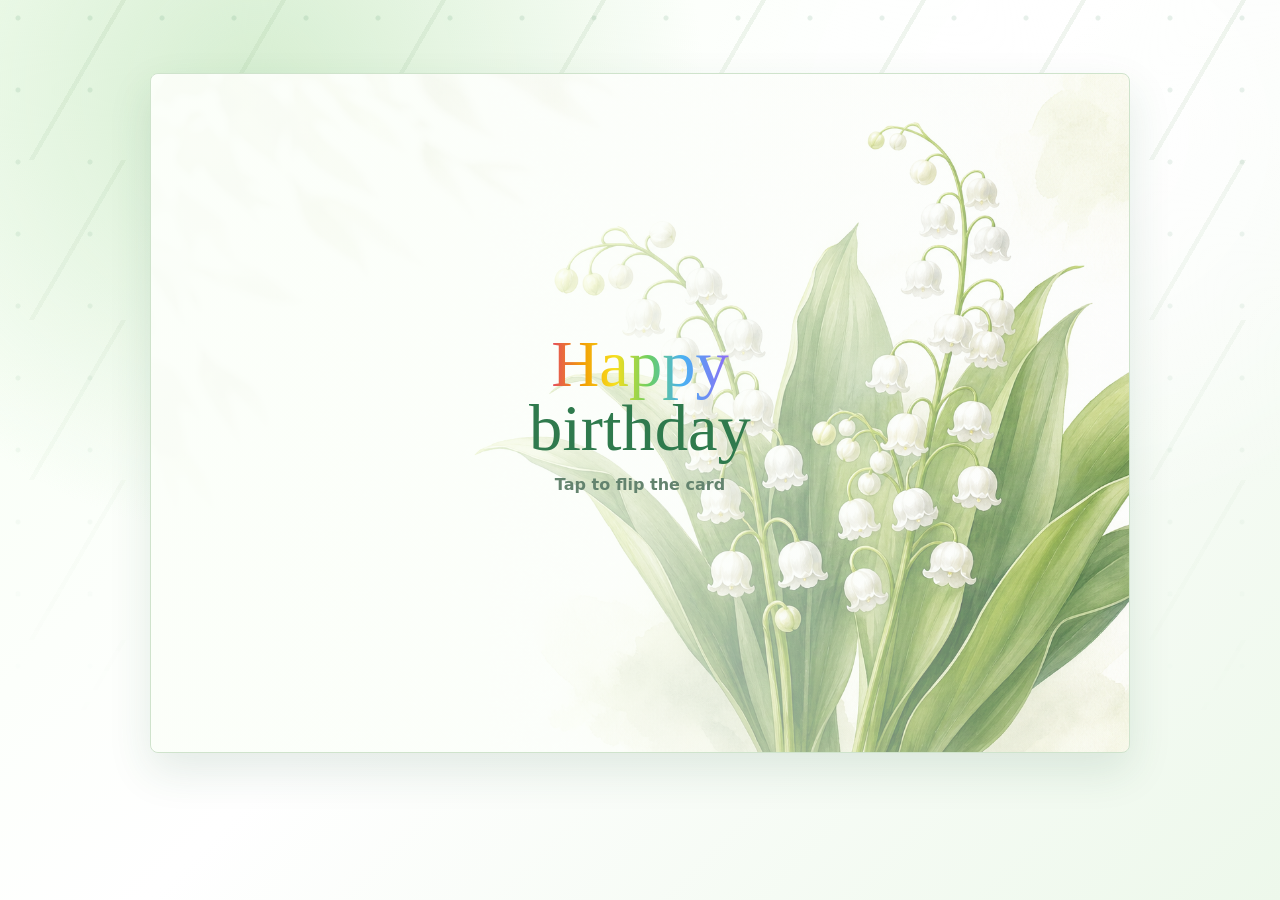
<file: index.html>
<!doctype html>
<html lang="en">
  <head>
    <meta charset="utf-8">
    <meta name="viewport" content="width=device-width, initial-scale=1">
    <title>Happy birthday</title>
    <link rel="stylesheet" href="src/styles.css?v=20260712">
  </head>
  <body>
    <main class="card-page">
      <input id="foldToggle" class="fold-toggle" type="checkbox">
      <section class="birthday-card" aria-labelledby="title">
        <section class="card-inside">
          <div class="card-copy">
            <h1 id="title" class="easter-target" tabindex="0"><span class="rainbow-word">Happy</span> <span class="birthday-word">birthday</span></h1>
            <p id="subtitle" class="intro easter-target" tabindex="0">The best present is the present. Here are some of the past presents that live as memories.</p>

            <form id="unlockForm" class="unlock-form">
              <label>
                Clue in
                <span class="password-row">
                  <input id="masterPassword" type="password" autocomplete="off" required>
                  <button id="toggleMasterPassword" type="button" class="password-toggle" aria-label="Show password" title="Show password"></button>
                </span>
              </label>
              <div class="actions">
                <button type="submit">Present Clue</button>
              </div>
            </form>
            <div id="memorySearchSlot" class="memory-search-slot" hidden></div>
          </div>
          <div class="card-art" aria-hidden="true"></div>
        </section>

        <section class="fold-panel fold-left">
          <div class="fold-front">
            <div>
              <div class="fold-title"><span class="rainbow-word">Happy</span><br><span class="birthday-word">birthday</span></div>
              <p>Tap to flip the card</p>
            </div>
          </div>
          <div class="fold-back fold-back-text">
            <div class="fold-title"><span class="rainbow-word">Happy</span><br><span class="birthday-word">birthday</span></div>
          </div>
        </section>
        <section class="fold-panel fold-right">
          <div class="fold-front fold-art" aria-hidden="true"></div>
          <div class="fold-back fold-back-image fold-art" aria-hidden="true"></div>
        </section>
        <section class="fold-panel fold-top" aria-hidden="true"></section>
        <label class="fold-gate" for="foldToggle" aria-label="Unfold birthday card"></label>
      </section>

      <section id="status" class="status" aria-live="polite"></section>
      <section id="result" class="result" aria-live="polite"></section>

      <section id="presentArea" class="present-area" hidden>
        <header class="present-header">
          <form id="memorySearchForm" class="memory-search">
            <input id="memorySearchPhrase" type="text" autocomplete="off" placeholder="Search your memory" aria-label="Search your memory">
            <button id="searchMemory" type="submit" class="secondary">Check memory</button>
          </form>
        </header>
        <div id="presentGrid" class="present-grid"></div>
      </section>
    </main>

    <dialog id="presentDialog" class="present-dialog">
      <button id="closePresent" type="button" class="ghost close-dialog" aria-label="Close present">Close</button>
      <div id="presentContent"></div>
    </dialog>

    <section id="songPlayer" class="song-player" hidden aria-live="polite">
      <div class="song-player-bar">
        <div>
          <p class="song-player-label">Now playing</p>
          <h2 id="songPlayerTitle">Birthday song</h2>
        </div>
        <div class="song-player-actions">
          <button id="songPlaybackToggle" type="button" class="secondary">Pause song</button>
          <button id="dismissSongPlayer" type="button" class="ghost song-dismiss" aria-label="Dismiss now playing">Close</button>
          <a id="songPlayerLink" class="song-link small" target="_blank" rel="noreferrer">Open song</a>
        </div>
      </div>
      <div id="songPlayerFrameSlot" class="song-player-frame"></div>
    </section>

    <script src="src/crypto.js?v=20260712"></script>
    <script src="src/greetings.js?v=20260712"></script>
    <script src="src/app.js?v=20260712"></script>
  </body>
</html>
</file>
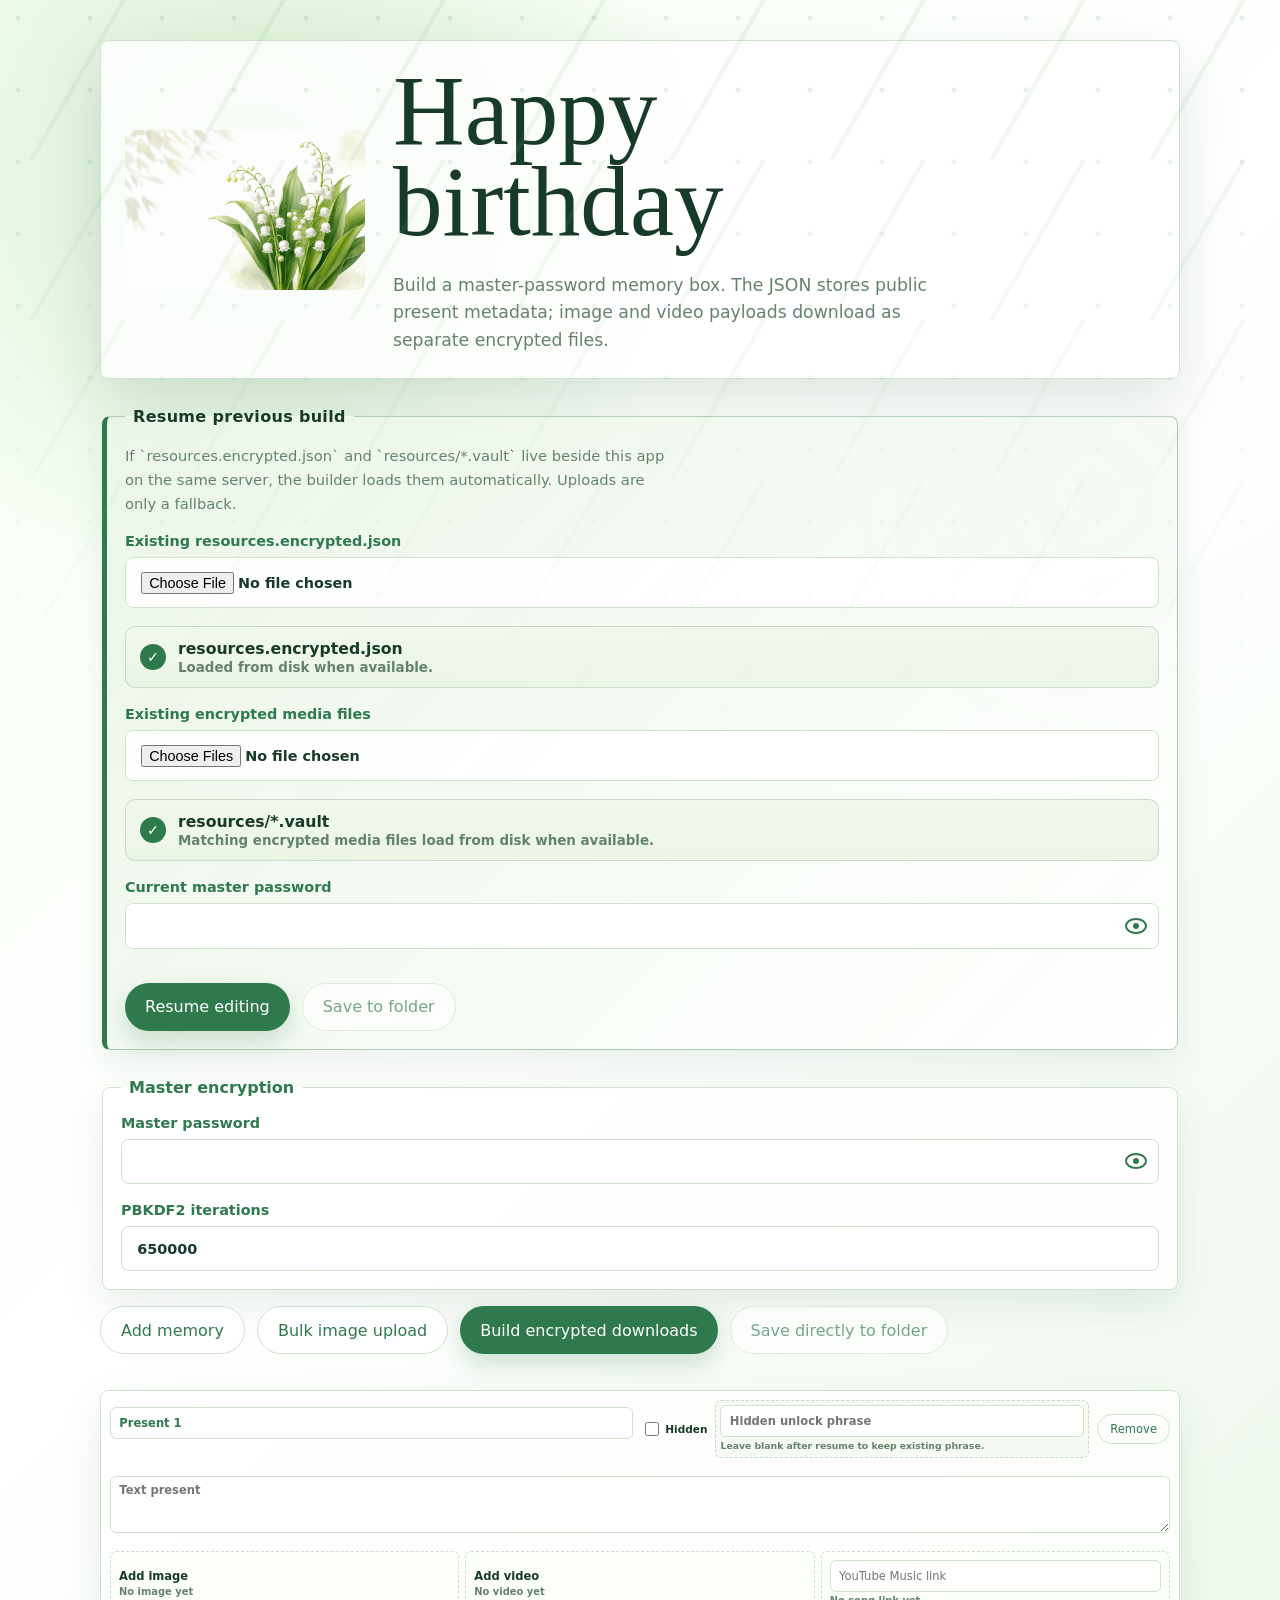
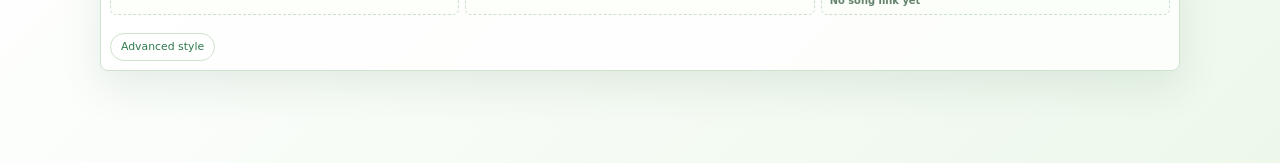
<file: builder.html>
<!doctype html>
<html lang="en">
  <head>
    <meta charset="utf-8">
    <meta name="viewport" content="width=device-width, initial-scale=1">
    <title>Happy birthday Builder</title>
    <link rel="stylesheet" href="src/styles.css?v=20260712">
  </head>
  <body>
    <main class="builder-page">
      <section class="builder-hero" aria-labelledby="builderTitle">
        <img class="builder-lily" src="assets/lily-of-the-valley.png?v=20260712" alt="Lily of the valley flowers">
        <div>
          <h1 id="builderTitle">Happy birthday</h1>
          <p class="intro">Build a master-password memory box. The JSON stores public present metadata; image and video payloads download as separate encrypted files.</p>
        </div>
      </section>

      <form id="resumeForm" class="builder-form resume-form">
        <fieldset>
          <legend>Resume previous build</legend>
          <p class="intro">If `resources.encrypted.json` and `resources/*.vault` live beside this app on the same server, the builder loads them automatically. Uploads are only a fallback.</p>
          <label>
            Existing resources.encrypted.json
            <input id="resumeManifest" type="file" accept="application/json,.json">
            <div id="resumeManifestPreview" class="loaded-file-display" aria-live="polite"></div>
          </label>
          <label>
            Existing encrypted media files
            <input id="resumeVaultFiles" type="file" multiple accept=".vault,application/octet-stream">
            <div id="resumeVaultFilesPreview" class="loaded-file-display" aria-live="polite"></div>
          </label>
          <label>
            Current master password
            <span class="password-row">
              <input id="resumeMasterPassword" type="password" autocomplete="off" required>
              <button type="button" class="password-toggle" data-toggle-password="#resumeMasterPassword" aria-label="Show password" title="Show password"></button>
            </span>
          </label>
          <div class="builder-toolbar">
            <button type="submit">Resume editing</button>
            <button id="saveResumedToFolder" type="button" class="secondary" disabled>Save to folder</button>
          </div>
        </fieldset>
      </form>

      <form id="builderForm" class="builder-form">
        <fieldset id="masterEncryptionPanel">
          <legend>Master encryption</legend>
          <label>
            Master password
            <span class="password-row">
              <input id="masterPassword" type="password" autocomplete="off" required>
              <button type="button" class="password-toggle" data-toggle-password="#masterPassword" aria-label="Show password" title="Show password"></button>
            </span>
          </label>
          <label>
            PBKDF2 iterations
            <input id="iterations" type="number" min="100000" step="50000" value="650000" required>
          </label>
        </fieldset>

        <section class="builder-toolbar">
          <button id="addPresent" type="button" class="secondary">Add memory</button>
          <button id="bulkImageButton" type="button" class="secondary">Bulk image upload</button>
          <input id="bulkImageInput" type="file" accept="image/*" multiple hidden>
          <button type="submit">Build encrypted downloads</button>
          <button id="saveToFolder" type="button" class="secondary" disabled>Save directly to folder</button>
        </section>

        <section id="resourceList" class="resource-list"></section>
      </form>

      <section id="builderStatus" class="status" aria-live="polite"></section>
      <section id="downloadArea" class="download-area"></section>
    </main>

    <dialog id="mediaPreviewDialog" class="media-preview-dialog">
      <button id="closeMediaPreview" type="button" class="ghost close-dialog" aria-label="Close preview">Close</button>
      <div id="mediaPreviewContent" class="media-preview-content"></div>
    </dialog>

    <template id="resourceTemplate">
      <article class="resource-editor">
        <header>
          <input class="resource-name" type="text" placeholder="Present title" aria-label="Present title">
          <label class="hidden-toggle">
            <input class="resource-hidden" type="checkbox" aria-label="Hidden present">
            <span>Hidden</span>
          </label>
          <label class="secret-phrase-field">
            <input class="resource-phrase" type="text" autocomplete="off" placeholder="Hidden unlock phrase" aria-label="Hidden unlock phrase">
            <span class="field-hint">Leave blank after resume to keep existing phrase.</span>
          </label>
          <button type="button" class="ghost remove-resource" aria-label="Remove resource">Remove</button>
        </header>

        <label class="compact-control">
          <textarea class="resource-text" rows="3" placeholder="Text present" aria-label="Text present"></textarea>
        </label>
        <div class="media-grid">
          <label class="media-box compact-file">
            <span class="media-placeholder">Add image</span>
            <input class="resource-image" type="file" accept="image/*" aria-label="Image file">
            <span class="media-state">No image yet</span>
          </label>
          <label class="media-box compact-file">
            <span class="media-placeholder">Add video</span>
            <input class="resource-video" type="file" accept="video/*" aria-label="Video file">
            <span class="media-state">No video yet</span>
          </label>
          <div class="song-box compact-control">
            <input class="resource-song" type="url" placeholder="YouTube Music link" aria-label="YouTube Music link">
            <span class="song-state">No song link yet</span>
            <a class="song-link-preview" href="#" target="_blank" rel="noreferrer" hidden>Open song</a>
          </div>
        </div>

        <button type="button" class="secondary advanced-toggle">Advanced style</button>
        <dialog class="advanced-dialog">
          <form method="dialog" class="advanced-panel">
            <header>
              <strong>Advanced style</strong>
              <button type="submit" class="ghost">Close</button>
            </header>
            <div class="editor-grid">
              <label>
                Present size
                <select class="present-size">
                  <option value="medium">Medium</option>
                  <option value="small">Small</option>
                  <option value="large">Large</option>
                  <option value="tall">Tall</option>
                </select>
              </label>
              <label>
                Present color
                <select class="present-color">
                  <option value="sage">Sage</option>
                  <option value="white">White</option>
                  <option value="mint">Mint</option>
                  <option value="emerald">Emerald</option>
                  <option value="gold">Gold</option>
                </select>
              </label>
              <label>
                Present style
                <select class="present-style">
                  <option value="ribbon">Ribbon</option>
                  <option value="dots">Dots</option>
                  <option value="stripe">Stripe</option>
                  <option value="botanical">Botanical</option>
                </select>
              </label>
              <label>
                Text font
                <select class="resource-style">
                  <option value="elegant">Elegant</option>
                  <option value="handwritten">Handwritten</option>
                  <option value="playful">Playful</option>
                  <option value="cinematic">Cinematic</option>
                  <option value="garden">Garden</option>
                </select>
                <span class="font-preview elegant">Font preview: the memories glow here.</span>
              </label>
            </div>
          </form>
        </dialog>
      </article>
    </template>

    <script src="src/crypto.js?v=20260712"></script>
    <script src="src/builder.js?v=20260712"></script>
  </body>
</html>
</file>
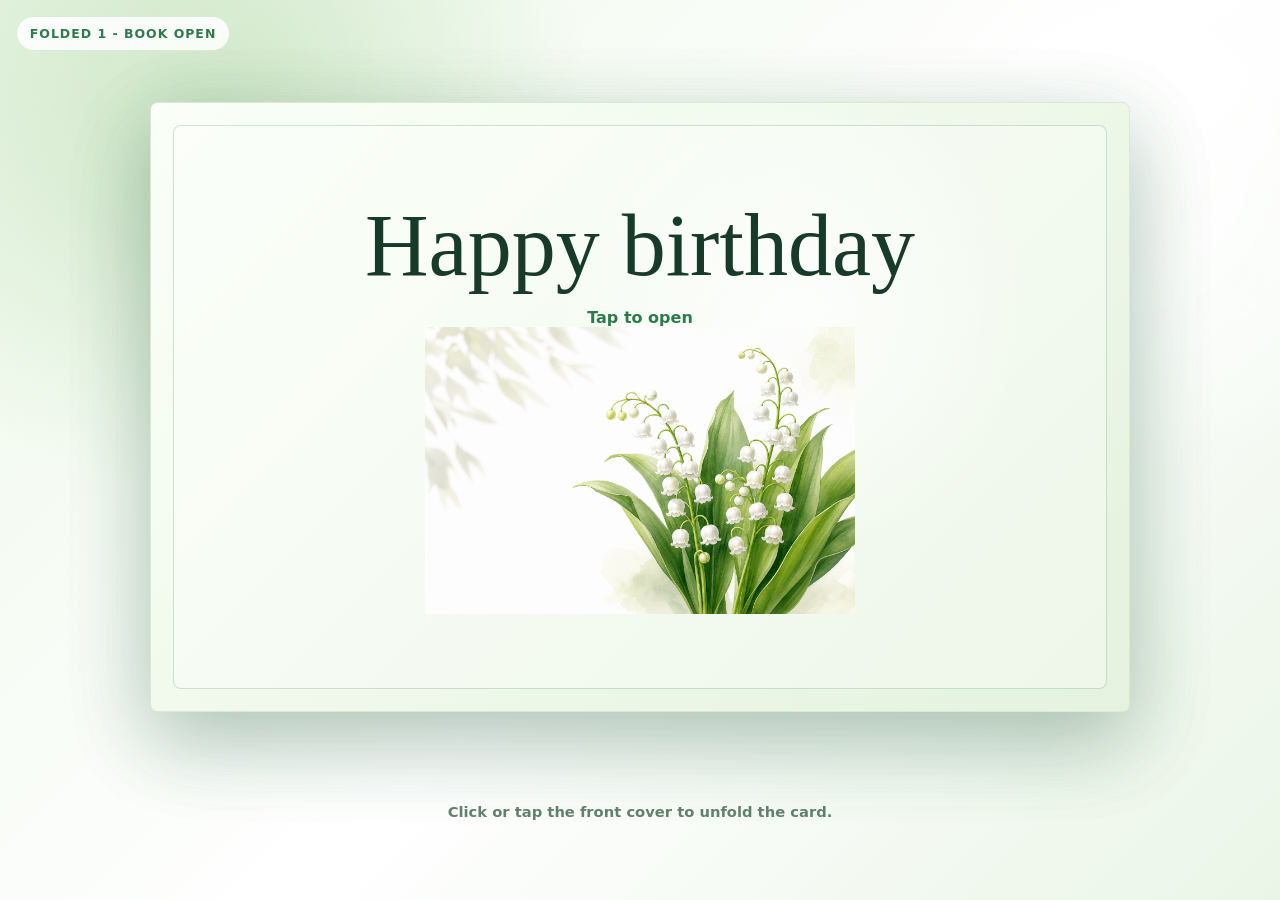
<file: designs/folded-1-book-open.html>
<!doctype html>
<html lang="en">
  <head>
    <meta charset="utf-8">
    <meta name="viewport" content="width=device-width, initial-scale=1">
    <title>Folded Option 1 - Book Open</title>
    <link rel="stylesheet" href="folded-options.css">
  </head>
  <body>
    <div class="option-note">Folded 1 - Book Open</div>
    <main class="page">
      <input id="book-toggle" class="unfold-check" type="checkbox">
      <section class="book-card">
        <section class="book-inside">
          <div class="book-art">
            <img class="lily" src="../assets/lily-of-the-valley.png" alt="Lily of the valley flowers">
          </div>
          <div class="book-content content">
            <h1>Happy birthday</h1>
            <p class="subtitle">The best present is the present. Here are some of the past presents that live as memories.</p>
            <form class="form">
              <label>Something you were told<input type="password"></label>
              <label>Something you know<input type="password"></label>
              <div class="actions">
                <button type="button">Unlock</button>
                <button type="button" class="secondary">Random greeting</button>
              </div>
            </form>
            <div class="mini-greeting">40 is the new 25.</div>
          </div>
        </section>
        <section class="book-cover">
          <div class="book-cover-inner">
            <div>
              <p class="book-cover-title">Happy birthday</p>
              <p class="book-cover-small">Tap to open</p>
              <img src="../assets/lily-of-the-valley.png" alt="">
            </div>
          </div>
        </section>
        <label class="gate" for="book-toggle" aria-label="Open the card"></label>
      </section>
      <p class="hint">Click or tap the front cover to unfold the card.</p>
    </main>
  </body>
</html>
</file>
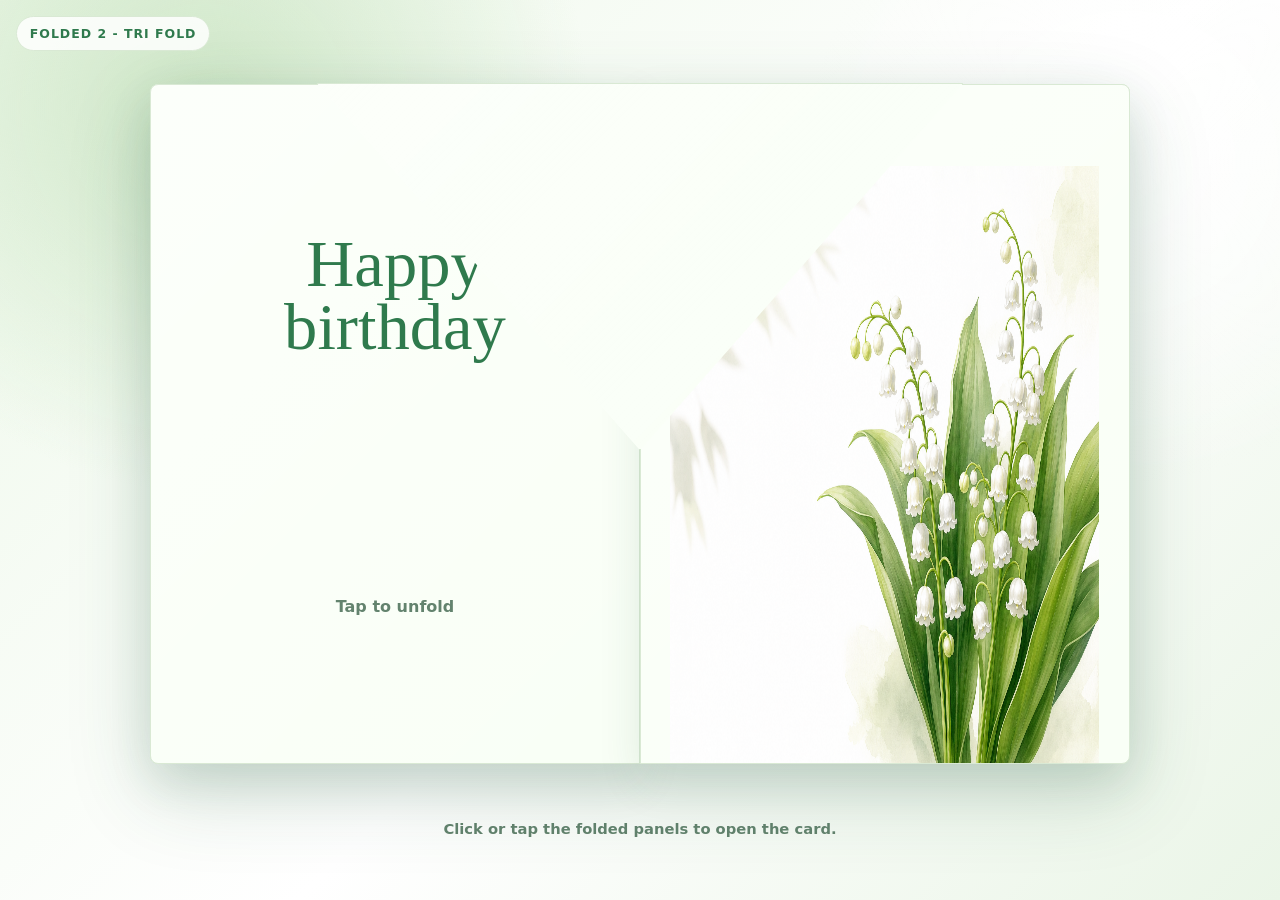
<file: designs/folded-2-trifold.html>
<!doctype html>
<html lang="en">
  <head>
    <meta charset="utf-8">
    <meta name="viewport" content="width=device-width, initial-scale=1">
    <title>Folded Option 2 - Tri Fold</title>
    <link rel="stylesheet" href="folded-options.css?v=3">
  </head>
  <body>
    <div class="option-note">Folded 2 - Tri Fold</div>
    <main class="page">
      <input id="tri-toggle" class="unfold-check" type="checkbox">
      <section class="tri-card">
        <section class="tri-inside">
          <div class="tri-content content">
            <h1>Happy birthday</h1>
            <p class="subtitle">The best present is the present. Here are some of the past presents that live as memories.</p>
            <form class="form">
              <label>Something you were told<input type="password"></label>
              <label>Something you know<input type="password"></label>
              <div class="actions">
                <button type="button">Unlock</button>
                <button type="button" class="secondary">Random greeting</button>
              </div>
            </form>
            <div class="mini-greeting">Cake first, questions later.</div>
          </div>
          <div class="tri-art">
            <img class="lily" src="lily-of-the-valley.png" alt="Lily of the valley flowers">
          </div>
        </section>
        <section class="flap flap-left">
          <div class="flap-front">
            <div class="flap-label">Happy<br>birthday</div>
            <p>Tap to unfold</p>
          </div>
          <div class="flap-back flap-back-text">
            <div class="flap-label">Happy<br>birthday</div>
          </div>
        </section>
        <section class="flap flap-right">
          <div class="flap-front flap-art" aria-hidden="true"></div>
          <div class="flap-back flap-back-image flap-art" aria-hidden="true"></div>
        </section>
        <section class="flap flap-top" aria-hidden="true"></section>
        <label class="gate" for="tri-toggle" aria-label="Open the tri-fold card"></label>
      </section>
      <p class="hint">Click or tap the folded panels to open the card.</p>
    </main>
  </body>
</html>
</file>
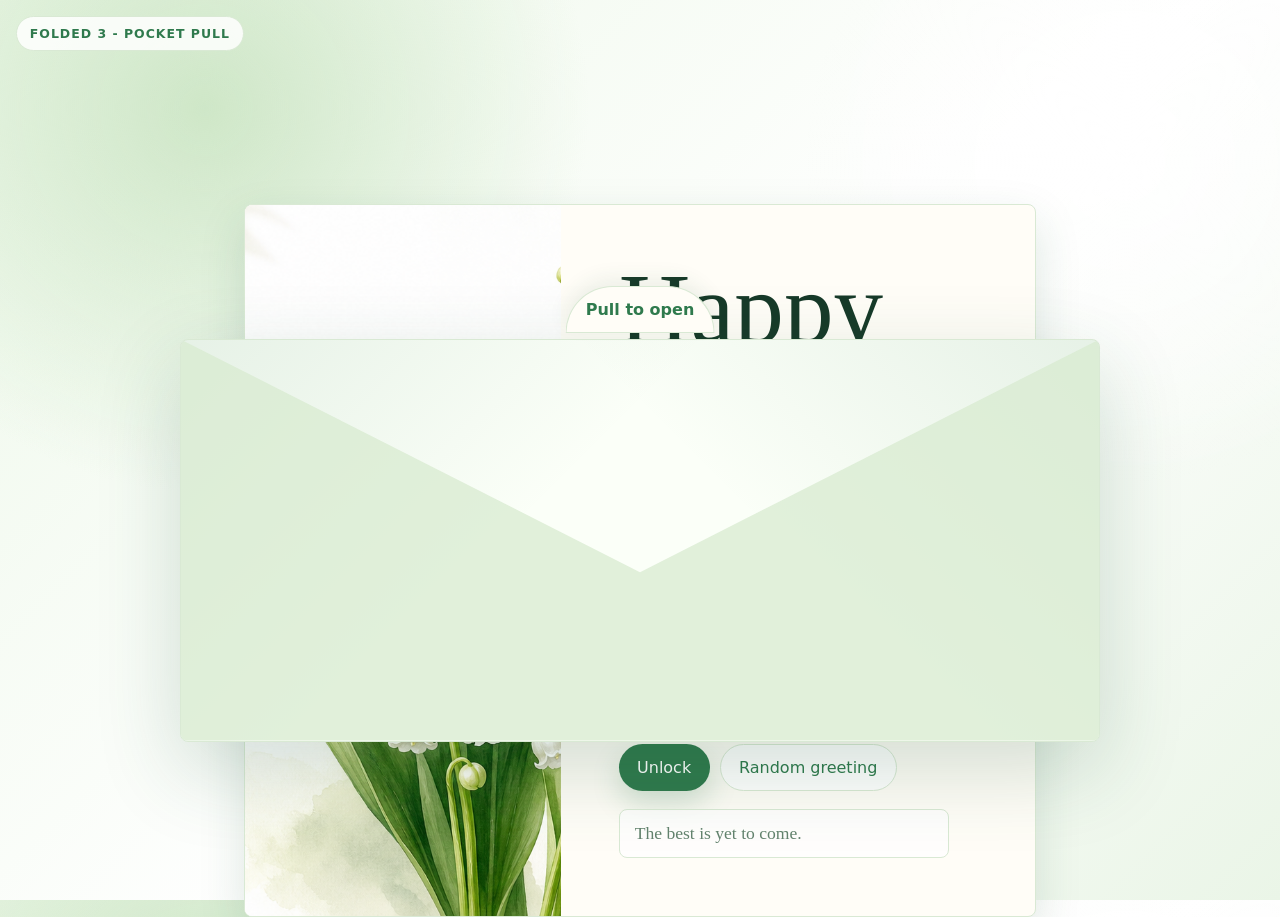
<file: designs/folded-3-pocket-pull.html>
<!doctype html>
<html lang="en">
  <head>
    <meta charset="utf-8">
    <meta name="viewport" content="width=device-width, initial-scale=1">
    <title>Folded Option 3 - Pocket Pull Card</title>
    <link rel="stylesheet" href="folded-options.css">
  </head>
  <body>
    <div class="option-note">Folded 3 - Pocket Pull</div>
    <main class="page">
      <input id="pocket-toggle" class="unfold-check" type="checkbox">
      <section class="pocket-wrap">
        <div class="pull-tab">Pull to open</div>
        <article class="pull-card">
          <div class="pull-art">
            <img class="lily" src="../assets/lily-of-the-valley.png" alt="Lily of the valley flowers">
          </div>
          <div class="pull-content content">
            <h1>Happy birthday</h1>
            <p class="subtitle">The best present is the present. Here are some of the past presents that live as memories.</p>
            <form class="form">
              <label>Something you were told<input type="password"></label>
              <label>Something you know<input type="password"></label>
              <div class="actions">
                <button type="button">Unlock</button>
                <button type="button" class="secondary">Random greeting</button>
              </div>
            </form>
            <div class="mini-greeting">The best is yet to come.</div>
          </div>
        </article>
        <section class="pocket" aria-hidden="true"></section>
        <label class="gate" for="pocket-toggle" aria-label="Pull the card from the pocket"></label>
      </section>
      <p class="hint">Click or tap the pull tab to reveal the card.</p>
    </main>
  </body>
</html>
</file>
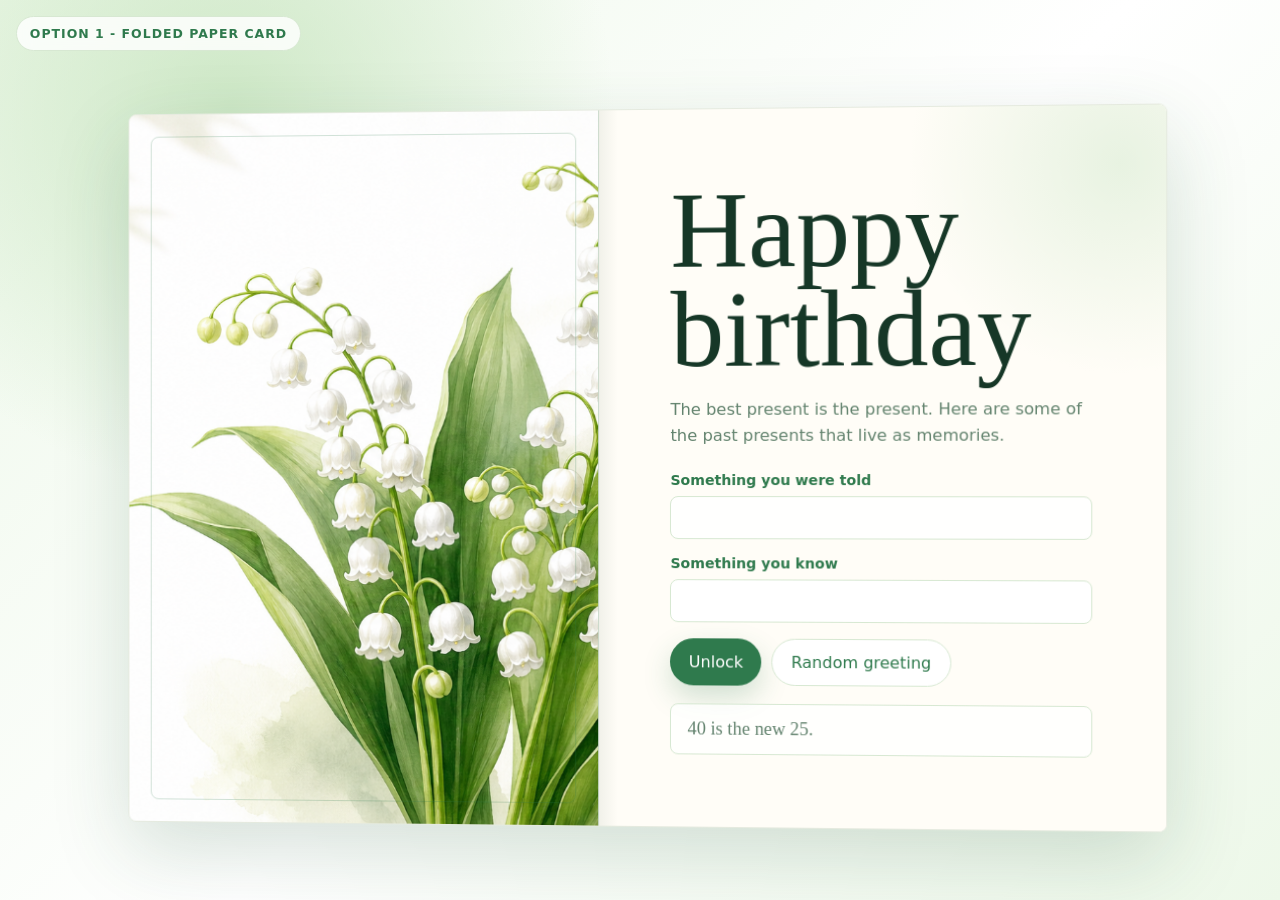
<file: designs/option-1-folded-card.html>
<!doctype html>
<html lang="en">
  <head>
    <meta charset="utf-8">
    <meta name="viewport" content="width=device-width, initial-scale=1">
    <title>Option 1 - Folded Paper Card</title>
    <link rel="stylesheet" href="design-options.css">
  </head>
  <body class="folded-page">
    <div class="option-note">Option 1 - Folded Paper Card</div>
    <main class="folded-card">
      <section class="folded-art" aria-label="Lily of the valley birthday illustration">
        <img src="../assets/lily-of-the-valley.png" alt="Lily of the valley flowers">
      </section>
      <section class="folded-content">
        <h1>Happy birthday</h1>
        <p class="subtitle">The best present is the present. Here are some of the past presents that live as memories.</p>
        <form class="form">
          <label>
            Something you were told
            <input type="password">
          </label>
          <label>
            Something you know
            <input type="password">
          </label>
          <div class="actions">
            <button type="button">Unlock</button>
            <button type="button" class="secondary">Random greeting</button>
          </div>
        </form>
        <div class="random-strip">40 is the new 25.</div>
      </section>
    </main>
  </body>
</html>
</file>
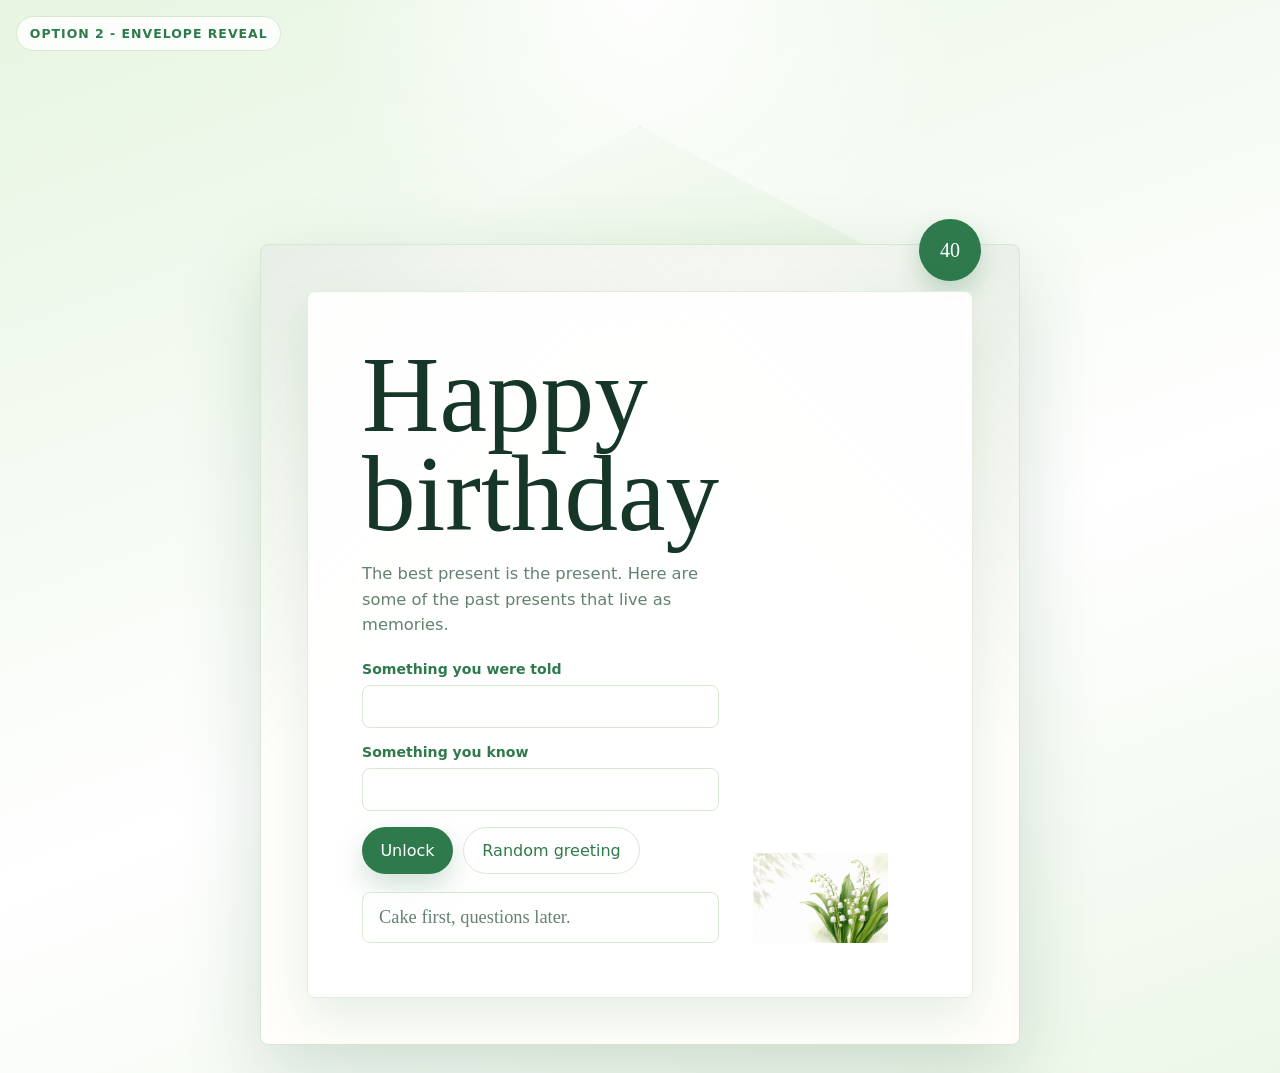
<file: designs/option-2-envelope-reveal.html>
<!doctype html>
<html lang="en">
  <head>
    <meta charset="utf-8">
    <meta name="viewport" content="width=device-width, initial-scale=1">
    <title>Option 2 - Envelope Reveal</title>
    <link rel="stylesheet" href="design-options.css">
  </head>
  <body class="envelope-page">
    <div class="option-note">Option 2 - Envelope Reveal</div>
    <main class="envelope-scene">
      <div class="envelope-flap" aria-hidden="true"></div>
      <section class="envelope-body">
        <div class="seal" aria-hidden="true">40</div>
        <article class="envelope-card">
          <div class="envelope-copy">
            <h1>Happy birthday</h1>
            <p class="subtitle">The best present is the present. Here are some of the past presents that live as memories.</p>
            <form class="form">
              <label>
                Something you were told
                <input type="password">
              </label>
              <label>
                Something you know
                <input type="password">
              </label>
              <div class="actions">
                <button type="button">Unlock</button>
                <button type="button" class="secondary">Random greeting</button>
              </div>
            </form>
            <div class="random-strip">Cake first, questions later.</div>
          </div>
          <img src="../assets/lily-of-the-valley.png" alt="Lily of the valley flowers">
        </article>
      </section>
    </main>
  </body>
</html>
</file>
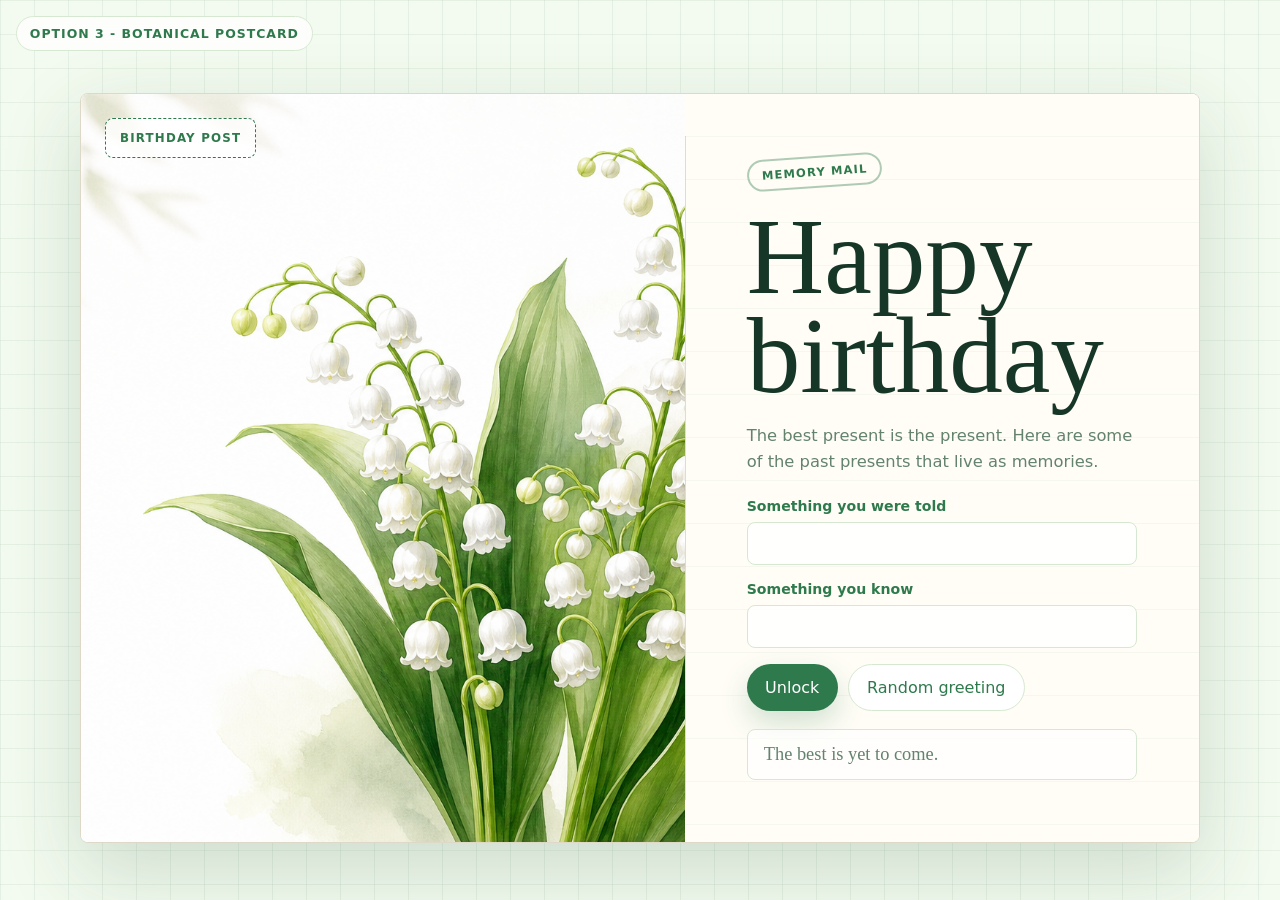
<file: designs/option-3-botanical-postcard.html>
<!doctype html>
<html lang="en">
  <head>
    <meta charset="utf-8">
    <meta name="viewport" content="width=device-width, initial-scale=1">
    <title>Option 3 - Botanical Birthday Postcard</title>
    <link rel="stylesheet" href="design-options.css">
  </head>
  <body class="postcard-page">
    <div class="option-note">Option 3 - Botanical Postcard</div>
    <main class="postcard">
      <section class="postcard-image" aria-label="Lily of the valley postcard image">
        <div class="stamp">Birthday Post</div>
        <img src="../assets/lily-of-the-valley.png" alt="Lily of the valley flowers">
      </section>
      <section class="postcard-note">
        <div class="postmark">Memory mail</div>
        <h1>Happy birthday</h1>
        <p class="subtitle">The best present is the present. Here are some of the past presents that live as memories.</p>
        <form class="form">
          <label>
            Something you were told
            <input type="password">
          </label>
          <label>
            Something you know
            <input type="password">
          </label>
          <div class="actions">
            <button type="button">Unlock</button>
            <button type="button" class="secondary">Random greeting</button>
          </div>
        </form>
        <div class="random-strip">The best is yet to come.</div>
      </section>
    </main>
  </body>
</html>
</file>
<file: src/styles.css>
:root {
  color-scheme: light;
  --paper: #fbfff9;
  --white: #ffffff;
  --ink: #173a29;
  --muted: #63836e;
  --green: #2f7a4d;
  --leaf: #92b68c;
  --mist: #eaf5e7;
  --line: #cfe3cc;
  --shadow: 0 24px 60px rgba(38, 91, 62, 0.15);
}

* {
  box-sizing: border-box;
}

[hidden] {
  display: none !important;
}

body {
  margin: 0;
  min-height: 100vh;
  font-family: Inter, ui-sans-serif, system-ui, -apple-system, BlinkMacSystemFont, "Segoe UI", sans-serif;
  color: var(--ink);
  background:
    radial-gradient(circle at 20% 10%, rgba(210, 236, 205, 0.9), transparent 28rem),
    radial-gradient(circle at 85% 15%, rgba(255, 255, 255, 0.95), transparent 24rem),
    linear-gradient(135deg, #f6fff3, #ffffff 48%, #edf8eb);
}

body::before {
  content: "";
  position: fixed;
  inset: 0;
  pointer-events: none;
  background-image:
    radial-gradient(circle at 18px 18px, rgba(47, 122, 77, 0.12) 0 2px, transparent 3px),
    linear-gradient(120deg, transparent 0 48%, rgba(146, 182, 140, 0.14) 48% 50%, transparent 50%);
  background-size: 72px 72px, 160px 160px;
  mask-image: linear-gradient(to bottom, #000, transparent 80%);
}

button,
input,
textarea,
select {
  font: inherit;
}

.password-row {
  position: relative;
  display: block;
}

.password-row input {
  padding-right: 44px;
}

.password-toggle {
  position: absolute;
  right: 8px;
  top: 50%;
  width: 30px;
  height: 30px;
  display: grid;
  place-items: center;
  border: 0;
  border-radius: 999px;
  padding: 0;
  background: transparent;
  box-shadow: none;
  transform: translateY(-50%);
}

.password-toggle::before {
  content: "";
  width: 18px;
  height: 12px;
  border: 2px solid var(--green);
  border-radius: 50%;
}

.password-toggle::after {
  content: "";
  position: absolute;
  width: 6px;
  height: 6px;
  border-radius: 50%;
  background: var(--green);
}

.password-toggle.is-visible::before {
  background:
    linear-gradient(45deg, transparent 43%, var(--green) 45% 55%, transparent 57%);
}

button {
  border: 0;
  border-radius: 999px;
  padding: 0.85rem 1.25rem;
  color: var(--white);
  background: var(--green);
  cursor: pointer;
  box-shadow: 0 10px 24px rgba(47, 122, 77, 0.22);
}

button:disabled {
  cursor: not-allowed;
  opacity: 0.65;
}

button.secondary {
  color: var(--green);
  background: var(--white);
  border: 1px solid var(--line);
  box-shadow: none;
}

button.ghost {
  padding: 0.45rem 0.75rem;
  color: var(--green);
  background: transparent;
  border: 1px solid var(--line);
  box-shadow: none;
}

.shell {
  width: min(960px, calc(100% - 32px));
  margin: 0 auto;
  padding: 48px 0;
}

.builder-shell {
  width: min(1080px, calc(100% - 32px));
}

.hero {
  position: relative;
  overflow: hidden;
  padding: clamp(32px, 6vw, 72px);
  border: 1px solid rgba(207, 227, 204, 0.9);
  border-radius: 8px;
  background: rgba(255, 255, 255, 0.78);
  box-shadow: var(--shadow);
}

.hero.compact {
  padding: clamp(28px, 4vw, 48px);
}

.eyebrow {
  margin: 0 0 12px;
  color: var(--green);
  font-size: 0.78rem;
  font-weight: 800;
  letter-spacing: 0.14em;
  text-transform: uppercase;
}

h1 {
  margin: 0;
  max-width: 12ch;
  font-family: Georgia, "Times New Roman", serif;
  font-size: clamp(3rem, 10vw, 7rem);
  font-weight: 500;
  line-height: 0.92;
}

.rainbow-word {
  color: #e44b5f;
  background: linear-gradient(90deg, #e44b5f 0%, #f29f05 18%, #f7df1e 36%, #6bcf63 55%, #4ab1f2 74%, #8d6cf5 100%);
  -webkit-background-clip: text;
  background-clip: text;
  -webkit-text-fill-color: transparent;
}

.birthday-word {
  color: var(--green);
}

.intro {
  max-width: 34rem;
  margin: 24px 0 0;
  color: var(--muted);
  font-size: 1.08rem;
  line-height: 1.6;
}

.easter-target {
  cursor: pointer;
}

.easter-target:focus-visible {
  outline: 3px solid rgba(47, 122, 77, 0.24);
  outline-offset: 6px;
  border-radius: 8px;
}

.hero-lily {
  position: absolute;
  right: clamp(18px, 5vw, 56px);
  bottom: 0;
  width: min(46%, 420px);
  max-height: 100%;
  object-fit: contain;
  object-position: right bottom;
  opacity: 0.92;
  mix-blend-mode: multiply;
}

.unlock-form,
.builder-form fieldset,
.resource-editor,
.locked-resource {
  margin-top: 28px;
  display: grid;
  gap: 18px;
}

.unlock-form {
  max-width: 520px;
}

label {
  display: grid;
  gap: 8px;
  color: var(--green);
  font-size: 0.9rem;
  font-weight: 700;
}

input,
textarea,
select {
  width: 100%;
  border: 1px solid var(--line);
  border-radius: 8px;
  padding: 0.85rem 0.95rem;
  color: var(--ink);
  background: rgba(255, 255, 255, 0.92);
  outline: none;
}

textarea {
  resize: vertical;
}

input:focus,
textarea:focus,
select:focus {
  border-color: var(--green);
  box-shadow: 0 0 0 4px rgba(47, 122, 77, 0.12);
}

.actions,
.builder-toolbar {
  display: flex;
  flex-wrap: wrap;
  gap: 12px;
}

.status {
  min-height: 28px;
  margin: 24px 0 0;
  color: var(--muted);
  font-weight: 700;
}

.status.error {
  color: #9b2c2c;
}

.status.success {
  color: var(--green);
}

.result {
  margin-top: 18px;
}

.greeting-card,
.resource-view,
.builder-form fieldset,
.resource-editor,
.locked-resource,
.download-area {
  border: 1px solid var(--line);
  border-radius: 8px;
  background: rgba(255, 255, 255, 0.82);
  box-shadow: 0 16px 40px rgba(38, 91, 62, 0.1);
}

.greeting-card,
.resource-view {
  padding: clamp(28px, 5vw, 52px);
}

.resource-view {
  display: grid;
  gap: 18px;
}

.language-label {
  margin: 0 0 12px;
  color: var(--green);
  font-size: 0.78rem;
  font-weight: 800;
  letter-spacing: 0.12em;
  text-transform: uppercase;
}

.resource-name {
  margin: 0 0 12px;
  color: var(--green);
  font-size: 0.78rem;
  font-weight: 800;
  letter-spacing: 0;
  text-transform: none;
}

.greeting-card h2 {
  margin: 0;
  font-family: Georgia, "Times New Roman", serif;
  font-size: clamp(2rem, 6vw, 4.8rem);
  font-weight: 500;
  line-height: 1.02;
}

.subtitle {
  margin: 18px 0 0;
  color: var(--muted);
  font-size: 1.1rem;
}

.resource-view img,
.resource-view video {
  display: block;
  width: 100%;
  max-height: 70vh;
  object-fit: contain;
  border-radius: 8px;
  background: var(--mist);
}

.resource-view-mixed img,
.resource-view-mixed video {
  max-height: 42vh;
}

.resource-item {
  display: grid;
  gap: 12px;
}

.text-surprise {
  white-space: pre-wrap;
  font-size: clamp(1rem, 2.4vw, 1.7rem);
  line-height: 1.35;
  max-width: 42rem;
}

.resource-view.elegant .text-surprise,
.resource-item.elegant .text-surprise {
  font-family: Georgia, "Times New Roman", serif;
}

.resource-view.handwritten .text-surprise,
.resource-item.handwritten .text-surprise,
.font-preview.handwritten {
  font-family: "Bradley Hand", "Segoe Print", "Comic Sans MS", cursive;
}

.resource-view.playful .text-surprise,
.resource-item.playful .text-surprise,
.font-preview.playful {
  font-family: "Trebuchet MS", Verdana, sans-serif;
  color: #1f6f46;
}

.resource-view.cinematic .text-surprise,
.resource-item.cinematic .text-surprise,
.font-preview.cinematic {
  font-family: "Courier New", monospace;
  letter-spacing: 0.04em;
  text-transform: uppercase;
}

.resource-view.garden .text-surprise,
.resource-item.garden .text-surprise,
.font-preview.garden {
  font-family: Georgia, "Times New Roman", serif;
  color: #2f6c3e;
}

.resource-view.elegant .text-surprise,
.resource-item.elegant .text-surprise,
.font-preview.elegant {
  font-family: Georgia, "Times New Roman", serif;
}

.builder-form fieldset {
  padding: 18px;
}

.resume-form fieldset {
  border: 1px solid rgba(47, 122, 77, 0.34);
  border-left: 5px solid var(--green);
  background:
    linear-gradient(135deg, rgba(234, 245, 231, 0.92), rgba(255, 255, 255, 0.84)),
    radial-gradient(circle at 92% 12%, rgba(146, 182, 140, 0.22), transparent 16rem);
  box-shadow: 0 14px 34px rgba(38, 91, 62, 0.09);
}

.resume-form legend {
  color: var(--ink);
  letter-spacing: 0.02em;
}

.resume-form .intro {
  margin-top: 0;
  font-size: 0.92rem;
}

.decrypt-panel {
  display: grid;
  grid-template-columns: minmax(220px, 1fr) auto;
  align-items: end;
  gap: 12px;
}

legend {
  padding: 0 8px;
  color: var(--green);
  font-weight: 800;
}

.builder-toolbar {
  margin-top: 16px;
}

body.resume-active #builderForm > .builder-toolbar > button[type="submit"],
body.resume-active #builderForm > .builder-toolbar #saveToFolder {
  display: none;
}

.resource-list {
  display: grid;
  gap: 8px;
  margin-top: 8px;
}

.resource-editor {
  padding: 9px;
  font-size: 0.72rem;
}

.resource-editor header,
.locked-resource header {
  display: grid;
  grid-template-columns: minmax(150px, 1.4fr) auto minmax(150px, 1fr) auto;
  align-items: center;
  gap: 8px;
}

.resource-editor header .resource-name {
  font-weight: 800;
}

.hidden-toggle {
  min-height: 32px;
  display: inline-flex;
  align-items: center;
  gap: 5px;
  color: var(--ink);
  font-size: 0.68rem;
  font-weight: 850;
  white-space: nowrap;
}

.hidden-toggle input {
  width: 14px;
  height: 14px;
  min-height: 0;
  padding: 0;
  accent-color: var(--green);
}

.resource-editor label {
  gap: 3px;
  font-size: 0.66rem;
}

.resource-editor input,
.resource-editor textarea,
.resource-editor select {
  min-height: 32px;
  padding: 0.4rem 0.52rem;
  font-size: 0.72rem;
  border-radius: 6px;
}

.stored-file-note,
.locked-id,
.font-preview {
  margin: 3px 0 0;
  color: var(--muted);
  font-size: 0.66rem;
  font-weight: 600;
}

.font-preview {
  display: block;
  padding: 0.46rem 0.52rem;
  border: 1px solid var(--line);
  border-radius: 6px;
  background: rgba(251, 255, 249, 0.82);
  color: var(--ink);
  font-size: 0.78rem;
  font-weight: 500;
}

.loaded-file-display {
  margin-top: 10px;
}

.loaded-file-card {
  display: flex;
  align-items: center;
  gap: 12px;
  padding: 12px 14px;
  border: 1px solid rgba(74, 124, 84, 0.22);
  border-radius: 10px;
  background: linear-gradient(180deg, rgba(240, 248, 238, 0.98), rgba(234, 244, 228, 0.92));
  color: var(--ink);
}

.loaded-file-icon {
  display: grid;
  place-items: center;
  width: 26px;
  height: 26px;
  flex: none;
  border-radius: 50%;
  background: var(--green);
  color: #fff;
  font-size: 0.9rem;
  font-weight: 800;
}

.loaded-file-body {
  min-width: 0;
  display: grid;
  gap: 2px;
}

.loaded-file-title,
.loaded-file-detail {
  overflow: hidden;
  text-overflow: ellipsis;
  white-space: nowrap;
}

.loaded-file-title {
  font-size: 0.98rem;
  font-weight: 750;
}

.loaded-file-detail {
  color: var(--muted);
  font-size: 0.84rem;
  font-weight: 600;
}

.locked-resource {
  padding: 22px;
  border-style: dashed;
  background: rgba(234, 245, 231, 0.72);
}

.locked-resource header {
  justify-content: flex-start;
}

.locked-resource .remove-locked {
  margin-left: auto;
}

.lock-badge {
  position: relative;
  flex: 0 0 auto;
  width: 34px;
  height: 30px;
  border: 2px solid var(--green);
  border-radius: 7px;
  background: rgba(255, 255, 255, 0.72);
}

.lock-badge::before {
  content: "";
  position: absolute;
  left: 7px;
  top: -15px;
  width: 16px;
  height: 17px;
  border: 2px solid var(--green);
  border-bottom: 0;
  border-radius: 12px 12px 0 0;
}

.download-area {
  margin-top: 18px;
  min-height: 0;
}

.download-area:empty {
  display: none;
}

.download-link {
  display: inline-flex;
  margin: 18px;
  border-radius: 999px;
  padding: 0.85rem 1.25rem;
  color: var(--white);
  background: var(--green);
  text-decoration: none;
}

@media (max-width: 680px) {
  .shell {
    width: min(100% - 20px, 960px);
    padding: 20px 0;
  }

  .hero,
  .greeting-card,
  .resource-view {
    padding: 24px;
  }

  .decrypt-panel {
    grid-template-columns: 1fr;
  }

  .hero-lily {
    position: relative;
    right: auto;
    bottom: auto;
    display: block;
    width: 100%;
    max-height: 220px;
    margin: -8px 0 18px;
    object-fit: cover;
    object-position: right bottom;
  }

  h1 {
    font-size: 3.2rem;
  }
}

/* Master-password folded card app */
.card-page {
  min-height: 100vh;
  display: grid;
  place-items: center;
  padding: 64px 16px 32px;
  perspective: 1800px;
}

body.song-player-open .card-page {
  padding-bottom: 340px;
}

.fold-toggle {
  position: absolute;
  opacity: 0;
  pointer-events: none;
}

.birthday-card {
  position: relative;
  width: min(980px, 100%);
  min-height: 680px;
  border-radius: 8px;
  transform-style: preserve-3d;
  transition: transform 850ms cubic-bezier(0.2, 0.8, 0.2, 1);
}

.card-inside {
  position: absolute;
  inset: 0;
  z-index: 2;
  display: grid;
  grid-template-columns: 1fr;
  overflow: hidden;
  border: 1px solid var(--line);
  border-radius: 8px;
  background:
    linear-gradient(90deg, rgba(251, 255, 249, 0.9), rgba(251, 255, 249, 0.54)),
    url("../assets/lily-of-the-valley.png?v=20260712") 62% bottom / cover no-repeat,
    var(--paper);
  box-shadow: var(--shadow);
  backface-visibility: hidden;
  transform: rotateY(180deg);
}

.card-copy {
  display: grid;
  align-content: center;
  width: min(560px, calc(100% - 48px));
  margin: auto;
  padding: clamp(28px, 5vw, 62px);
  border: 1px solid rgba(207, 227, 204, 0.82);
  border-radius: 8px;
  background: rgba(251, 255, 249, 0.78);
  box-shadow: 0 18px 44px rgba(34, 88, 58, 0.14);
  backdrop-filter: blur(6px);
}

.card-copy h1,
.builder-hero h1 {
  margin: 0;
  font-family: Georgia, "Times New Roman", serif;
  font-size: clamp(3.2rem, 8vw, 6.2rem);
  font-weight: 500;
  line-height: 0.92;
}

.card-art,
.fold-art {
  background-image: url("../assets/lily-of-the-valley.png?v=20260712");
  background-repeat: no-repeat;
  background-size: cover;
  background-position: 62% bottom;
}

.card-art {
  display: none;
}

.fold-panel {
  position: absolute;
  border: 1px solid var(--line);
  background:
    linear-gradient(135deg, rgba(255, 255, 255, 0.5), transparent),
    #f9fff6;
  box-shadow: 0 18px 44px rgba(34, 88, 58, 0.12);
  transition:
    opacity 450ms ease,
    transform 850ms cubic-bezier(0.2, 0.8, 0.2, 1);
  z-index: 3;
}

.fold-left {
  inset: 0;
  border-radius: 8px;
  background:
    linear-gradient(90deg, rgba(251, 255, 249, 0.76), rgba(251, 255, 249, 0.18)),
    url("../assets/lily-of-the-valley.png?v=20260712") 62% bottom / cover no-repeat,
    #f9fff6;
  backface-visibility: hidden;
}

.fold-right {
  inset: 0 0 0 50%;
  border-radius: 0 8px 8px 0;
  display: none;
}

.fold-top {
  left: 17%;
  right: 17%;
  top: -1px;
  height: 54%;
  clip-path: polygon(0 0, 100% 0, 50% 100%);
  z-index: 4;
  display: none;
}

.fold-front,
.fold-back {
  position: absolute;
  inset: 0;
  display: grid;
  place-items: center;
  padding: clamp(18px, 4vw, 34px);
  border-radius: inherit;
  transition: opacity 300ms ease;
}

.fold-front {
  background: linear-gradient(90deg, rgba(251, 255, 249, 0.72), rgba(251, 255, 249, 0.08));
}

.fold-front p {
  margin: 16px 0 0;
  color: var(--muted);
  font-weight: 850;
  text-align: center;
}

.fold-title {
  color: var(--green);
  font-family: Georgia, "Times New Roman", serif;
  font-size: clamp(2rem, 5.2vw, 4.2rem);
  line-height: 0.95;
  text-align: center;
}

.fold-title .rainbow-word {
  color: #e44b5f;
}

.fold-title .birthday-word {
  color: var(--green);
}

.fold-back {
  display: none;
  opacity: 0;
}

.fold-back-text .fold-title,
.fold-back-image {
  transform: scaleX(-1);
}

.fold-back .fold-title {
  opacity: 0.34;
}

.fold-back-image {
  opacity: 0;
  filter: saturate(0.8);
}

.fold-toggle:checked ~ .birthday-card {
  transform: rotateY(180deg);
}

.fold-toggle:checked ~ .birthday-card .fold-left {
  transform: none;
}

.fold-toggle:checked ~ .birthday-card .fold-right {
  transform: none;
}

.fold-toggle:checked ~ .birthday-card .fold-top {
  transform: none;
  z-index: 0;
  opacity: 0;
}

.fold-toggle:checked ~ .birthday-card .fold-front {
  opacity: 1;
}

.fold-toggle:checked ~ .birthday-card .fold-back {
  opacity: 0;
}

.fold-toggle:checked ~ .birthday-card .fold-back-image {
  opacity: 0.34;
}

.fold-toggle:checked ~ .birthday-card .fold-panel {
  z-index: 1;
}

.fold-toggle:checked ~ .birthday-card .fold-gate {
  display: none;
}

.fold-gate {
  position: absolute;
  inset: 0;
  z-index: 5;
  cursor: pointer;
}

.fold-hint {
  margin: 22px 0 0;
  color: var(--muted);
  font-weight: 750;
}

.present-area {
  width: min(980px, 100%);
  margin-top: 28px;
  scroll-margin-top: 24px;
}

.present-header {
  display: flex;
  align-items: end;
  justify-content: space-between;
  gap: 18px;
  margin-bottom: 18px;
}

.memory-search {
  display: grid;
  grid-template-columns: minmax(190px, 1fr) auto;
  align-items: end;
  gap: 12px;
}

.memory-search-slot {
  max-width: 520px;
  margin-top: 28px;
}

.memory-search-slot .memory-search {
  grid-template-columns: minmax(0, 1fr) auto;
}

.section-kicker {
  margin: 0 0 6px;
  color: var(--green);
  font-size: 0.78rem;
  font-weight: 850;
  letter-spacing: 0.12em;
  text-transform: uppercase;
}

.present-header h2 {
  margin: 0;
  font-family: Georgia, "Times New Roman", serif;
  font-size: clamp(2rem, 5vw, 3.6rem);
  font-weight: 500;
}

.present-grid {
  display: grid;
  grid-template-columns: repeat(auto-fit, minmax(112px, 1fr));
  grid-auto-flow: dense;
  gap: 12px;
}

.present {
  position: relative;
  min-height: 124px;
  display: grid;
  place-items: end center;
  overflow: hidden;
  border: 1px solid rgba(47, 122, 77, 0.18);
  border-radius: 8px;
  padding: 46px 12px 14px;
  color: var(--ink);
  background: #edf8e9;
  box-shadow: 0 16px 38px rgba(38, 91, 62, 0.12);
}

.present::before,
.present::after {
  content: "";
  position: absolute;
  background: rgba(255, 255, 255, 0.62);
}

.present::before {
  left: 47%;
  top: 0;
  width: 16px;
  height: 100%;
}

.present::after {
  left: 0;
  right: 0;
  top: 36px;
  height: 12px;
}

.present-bow {
  position: absolute;
  top: 12px;
  left: 50%;
  width: 42px;
  height: 24px;
  transform: translateX(-50%);
}

.present-bow::before,
.present-bow::after {
  content: "";
  position: absolute;
  top: 0;
  width: 22px;
  height: 22px;
  border: 6px solid rgba(255, 255, 255, 0.8);
  border-radius: 50% 50% 45% 45%;
}

.present-bow::before { left: 0; transform: rotate(-28deg); }
.present-bow::after { right: 0; transform: rotate(28deg); }

.present-label,
.present-number,
.present-icons {
  position: relative;
  z-index: 1;
}

.present-number {
  position: absolute;
  top: 8px;
  left: 8px;
  width: 24px;
  height: 24px;
  display: grid;
  place-items: center;
  border-radius: 999px;
  color: var(--green);
  background: rgba(255, 255, 255, 0.82);
  font-size: 0.72rem;
  font-weight: 950;
}

.present-emerald .present-number {
  color: #fff;
  background: rgba(255, 255, 255, 0.2);
}

.present-label {
  font-weight: 850;
  text-align: center;
}

.present-icons {
  position: absolute;
  top: 52px;
  left: 8px;
  right: 8px;
  display: flex;
  flex-wrap: wrap;
  justify-content: center;
  gap: 5px;
}

.present-icon {
  min-width: 20px;
  height: 20px;
  display: inline-grid;
  place-items: center;
  border: 1px solid rgba(47, 122, 77, 0.18);
  border-radius: 999px;
  padding: 0 5px;
  color: var(--green);
  background: rgba(255, 255, 255, 0.78);
  font-size: 0.62rem;
  font-weight: 900;
  line-height: 1;
}

.present-emerald .present-icon {
  color: #fff;
  border-color: rgba(255, 255, 255, 0.32);
  background: rgba(255, 255, 255, 0.18);
}

.present-small { min-height: 128px; }
.present-large { grid-column: span 2; min-height: 166px; }
.present-tall { grid-row: span 2; min-height: 254px; }
.present-white { background: #fffefa; }
.present-mint { background: #dff3df; }
.present-sage { background: #edf8e9; }
.present-emerald { color: #fff; background: #2f7a4d; }
.present-gold { background: #f5e7b8; }
.present-dots {
  background-image: radial-gradient(circle, rgba(255, 255, 255, 0.7) 0 4px, transparent 5px);
  background-size: 28px 28px;
}
.present-stripe {
  background-image: repeating-linear-gradient(135deg, rgba(255,255,255,0.45) 0 12px, transparent 12px 24px);
}
.present-botanical {
  background-image:
    radial-gradient(circle at 18% 18%, rgba(255,255,255,0.75), transparent 4rem),
    linear-gradient(135deg, rgba(47,122,77,0.14), transparent);
}

.present-dialog {
  position: fixed;
  top: calc(50% + 56px);
  left: 50%;
  width: min(860px, calc(100% - 24px));
  max-height: calc(100vh - 88px);
  display: none;
  flex-direction: column;
  overflow: hidden;
  border: 1px solid var(--line);
  border-radius: 8px;
  padding: 18px 18px 18px;
  background: var(--paper);
  box-shadow: var(--shadow);
  transform: translate(-50%, -50%);
}

.present-dialog[open] {
  display: flex;
}

body.song-player-open .present-dialog {
  max-height: calc(100vh - 416px);
}

.present-dialog::backdrop {
  background: rgba(23, 58, 41, 0.28);
}

.close-dialog {
  position: absolute;
  top: 14px;
  right: 14px;
  z-index: 1;
}

#presentContent {
  min-height: 0;
  overflow: auto;
  padding-top: 44px;
}

.resource-view h2 {
  margin: 0 0 14px;
  font-family: Georgia, "Times New Roman", serif;
  font-size: clamp(1.8rem, 4.4vw, 3.2rem);
  font-weight: 500;
}

.resource-item + .resource-item {
  margin-top: 22px;
}

.song-actions {
  display: flex;
  flex-wrap: wrap;
  gap: 10px;
}

.song-play,
.song-link {
  display: inline-flex;
  align-items: center;
  justify-content: center;
  border-radius: 999px;
  padding: 0.9rem 1.2rem;
}

.song-link {
  color: var(--white);
  background: var(--green);
  text-decoration: none;
}

.song-link.small {
  padding: 0.62rem 0.86rem;
  color: var(--green);
  background: var(--white);
  border: 1px solid var(--line);
  font-size: 0.82rem;
}

.song-player {
  position: fixed;
  right: 16px;
  bottom: 16px;
  z-index: 50;
  width: min(420px, calc(100vw - 32px));
  overflow: hidden;
  border: 1px solid var(--line);
  border-radius: 8px;
  background: rgba(251, 255, 249, 0.97);
  box-shadow: var(--shadow);
}

.song-player-bar {
  display: flex;
  align-items: center;
  justify-content: space-between;
  gap: 12px;
  padding: 12px;
}

.song-player-label {
  margin: 0 0 3px;
  color: var(--muted);
  font-size: 0.7rem;
  font-weight: 850;
  letter-spacing: 0.08em;
  text-transform: uppercase;
}

.song-player h2 {
  margin: 0;
  font-family: Georgia, "Times New Roman", serif;
  font-size: 1.1rem;
  font-weight: 500;
}

.song-player-actions {
  display: flex;
  flex-wrap: wrap;
  justify-content: flex-end;
  gap: 8px;
}

.song-player-actions button {
  padding: 0.62rem 0.86rem;
  font-size: 0.82rem;
}

.song-player-actions .song-dismiss {
  padding: 0.62rem 0.78rem;
}

.song-player-frame {
  aspect-ratio: 16 / 9;
  background: #173a29;
}

.song-player-frame iframe {
  width: 100%;
  height: 100%;
  display: block;
  border: 0;
}

.builder-page {
  width: min(1080px, calc(100% - 32px));
  margin: 0 auto;
  padding: 40px 0;
}

.builder-hero {
  display: grid;
  grid-template-columns: 240px 1fr;
  align-items: center;
  gap: 28px;
  border: 1px solid var(--line);
  border-radius: 8px;
  padding: 24px;
  background: rgba(255, 255, 255, 0.82);
  box-shadow: var(--shadow);
}

.builder-lily {
  width: 100%;
  border-radius: 8px;
}

.editor-grid {
  display: grid;
  grid-template-columns: repeat(auto-fit, minmax(150px, 1fr));
  gap: 6px;
}

.secret-phrase-field {
  padding: 4px;
  border: 1px dashed rgba(47, 122, 77, 0.24);
  border-radius: 6px;
  background: rgba(234, 245, 231, 0.45);
}

.secret-phrase-field.is-active {
  border-style: solid;
  background: rgba(234, 245, 231, 0.82);
}

.field-hint {
  color: var(--muted);
  font-size: 0.58rem;
  font-weight: 600;
  line-height: 1.35;
}

.media-grid {
  display: grid;
  grid-template-columns: repeat(auto-fit, minmax(135px, 1fr));
  gap: 6px;
}

.compact-control,
.compact-file {
  display: grid;
  gap: 3px;
}

.media-box,
.song-box {
  min-height: 54px;
  align-content: center;
  padding: 8px;
  border: 1px dashed rgba(47, 122, 77, 0.24);
  border-radius: 6px;
  background: rgba(251, 255, 249, 0.74);
}

.media-box {
  cursor: pointer;
}

.media-box input[type="file"] {
  position: absolute;
  width: 1px;
  height: 1px;
  overflow: hidden;
  clip: rect(0 0 0 0);
  clip-path: inset(50%);
  white-space: nowrap;
}

.media-box.has-media,
.song-box.has-song {
  border-style: solid;
  background: rgba(234, 245, 231, 0.82);
}

.media-placeholder,
.media-state,
.song-state,
.song-link-preview {
  display: block;
}

.media-placeholder {
  color: var(--ink);
  font-size: 0.72rem;
  font-weight: 850;
}

.media-state,
.song-state,
.song-link-preview {
  color: var(--muted);
  font-size: 0.62rem;
  font-weight: 700;
}

.song-link-preview {
  color: var(--green);
  text-decoration: underline;
  text-underline-offset: 2px;
}

.advanced-toggle {
  justify-self: start;
  padding: 0.42rem 0.62rem;
  font-size: 0.68rem;
}

.advanced-dialog {
  width: min(680px, calc(100vw - 28px));
  border: 1px solid var(--line);
  border-radius: 8px;
  padding: 0;
  color: var(--ink);
  background: rgba(251, 255, 249, 0.98);
  box-shadow: var(--shadow);
}

.advanced-dialog::backdrop {
  background: rgba(23, 58, 41, 0.28);
}

.builder-modal {
  width: min(720px, calc(100vw - 28px));
  border: 1px solid var(--line);
  border-radius: 8px;
  padding: 0;
  color: var(--ink);
  background: var(--paper);
  box-shadow: var(--shadow);
}

.builder-modal::backdrop {
  background: rgba(23, 58, 41, 0.3);
}

.modal-form {
  margin: 0;
}

.modal-form fieldset {
  margin: 0;
  border: 0;
}

.advanced-panel {
  display: grid;
  gap: 12px;
  padding: 14px;
}

.advanced-panel header {
  display: flex;
  align-items: center;
  justify-content: space-between;
  gap: 12px;
}

.media-preview-button {
  justify-self: start;
  padding: 0.32rem 0.55rem;
  font-size: 0.66rem;
}

.media-preview-dialog {
  width: min(780px, calc(100vw - 28px));
  border: 1px solid var(--line);
  border-radius: 8px;
  padding: 16px;
  background: var(--paper);
  box-shadow: var(--shadow);
}

.media-preview-dialog::backdrop {
  background: rgba(23, 58, 41, 0.32);
}

.media-preview-content {
  display: grid;
  place-items: center;
  margin-top: 34px;
}

.media-preview-content img,
.media-preview-content video {
  max-width: 100%;
  max-height: 72vh;
  border-radius: 8px;
  object-fit: contain;
}

.download-area {
  display: flex;
  flex-wrap: wrap;
  gap: 10px;
}

@media (max-width: 760px) {
  .resource-editor header,
  .locked-resource header {
    grid-template-columns: 1fr auto;
  }

  .secret-phrase-field {
    grid-column: 1 / -1;
  }

  .card-page {
    align-items: start;
    padding: 46px 10px 20px;
  }

  body.song-player-open .card-page {
    padding-bottom: 390px;
  }

  body:has(.fold-toggle:checked) .card-page {
    padding-top: 46px;
  }

  .birthday-card {
    min-height: min(760px, calc(100vh - 92px));
  }

  .card-inside {
    grid-template-columns: 1fr;
  }

  .card-art {
    display: none;
  }

  .card-copy {
    width: min(100% - 24px, 560px);
    padding: 24px;
  }

  .card-copy h1 {
    font-size: clamp(3rem, 14vw, 4.5rem);
  }

  .fold-left {
    inset: 0;
    z-index: 4;
    border-radius: 8px;
  }

  .fold-right {
    inset: 50% 0 0 0;
    z-index: 3;
    border-radius: 0 0 8px 8px;
  }

  .fold-top {
    left: 0;
    right: 0;
    height: 36%;
    z-index: 2;
  }

  .fold-title {
    max-width: 8ch;
    font-size: clamp(3rem, 15vw, 4.4rem);
    line-height: 1.08;
  }

  .fold-toggle:checked ~ .birthday-card .fold-left {
    transform: none;
  }

  .fold-toggle:checked ~ .birthday-card .fold-right {
    transform: none;
  }

  .fold-toggle:checked ~ .birthday-card .fold-top {
    transform: none;
  }

  .present-header {
    align-items: stretch;
    flex-direction: column;
    gap: 10px;
    width: 100%;
    margin-bottom: 12px;
  }

  .memory-search {
    width: 100%;
    grid-template-columns: 1fr;
    gap: 8px;
  }

  .memory-search-slot .memory-search {
    grid-template-columns: 1fr;
  }

  .memory-search input,
  .memory-search button {
    width: 100%;
    min-width: 0;
  }

  .memory-search button {
    padding: 0.72rem 0.9rem;
    white-space: normal;
  }

  .present-area {
    width: 100%;
    margin-top: 20px;
    scroll-margin-top: 18px;
  }

  .memory-search-slot {
    max-width: none;
    margin-top: 24px;
  }

  .song-actions {
    display: grid;
  }

  .song-player {
    right: 10px;
    bottom: calc(10px + env(safe-area-inset-bottom));
    width: calc(100vw - 20px);
  }

  .song-player-bar,
  .song-player-actions {
    display: grid;
    justify-content: stretch;
  }

  .present-dialog {
    padding: 58px 16px 18px;
  }

  body.song-player-open .present-dialog {
    max-height: calc(100vh - 466px);
  }

  .close-dialog {
    top: 12px;
    right: 12px;
  }

  .present-large {
    grid-column: span 1;
  }

  .builder-page {
    width: min(100% - 20px, 1080px);
    padding: 20px 0;
  }

  .builder-hero {
    grid-template-columns: 1fr;
  }
}
</file>
<file: designs/folded-options.css>
:root {
  color-scheme: light;
  --ink: #173a29;
  --muted: #63836e;
  --green: #2f7a4d;
  --leaf: #90b985;
  --paper: #fffdf7;
  --soft: #eff8eb;
  --line: #d9e9d4;
  --shadow: 0 28px 84px rgba(34, 88, 58, 0.2);
}

* {
  box-sizing: border-box;
}

body {
  margin: 0;
  min-height: 100vh;
  font-family: Inter, ui-sans-serif, system-ui, -apple-system, BlinkMacSystemFont, "Segoe UI", sans-serif;
  color: var(--ink);
  background:
    radial-gradient(circle at 16% 12%, rgba(198, 226, 190, 0.8), transparent 24rem),
    radial-gradient(circle at 88% 18%, rgba(255, 255, 255, 0.95), transparent 20rem),
    linear-gradient(135deg, #edf8e9, #ffffff 55%, #eaf5e7);
}

button,
input {
  font: inherit;
}

button {
  border: 0;
  border-radius: 999px;
  padding: 0.82rem 1.15rem;
  color: #fff;
  background: var(--green);
  cursor: pointer;
  box-shadow: 0 12px 28px rgba(47, 122, 77, 0.22);
}

button.secondary {
  color: var(--green);
  background: #fff;
  border: 1px solid var(--line);
  box-shadow: none;
}

input {
  width: 100%;
  border: 1px solid var(--line);
  border-radius: 8px;
  padding: 0.78rem 0.9rem;
  color: var(--ink);
  background: rgba(255, 255, 255, 0.9);
}

label {
  display: grid;
  gap: 8px;
  color: var(--green);
  font-size: 0.88rem;
  font-weight: 750;
}

.option-note {
  position: fixed;
  left: 16px;
  top: 16px;
  z-index: 10;
  border: 1px solid var(--line);
  border-radius: 999px;
  padding: 0.55rem 0.8rem;
  color: var(--green);
  background: rgba(255, 255, 255, 0.84);
  font-size: 0.78rem;
  font-weight: 850;
  letter-spacing: 0.08em;
  text-transform: uppercase;
}

.page {
  min-height: 100vh;
  display: grid;
  place-items: center;
  padding: 64px 16px 28px;
  perspective: 1800px;
}

.hint {
  margin-top: 16px;
  color: var(--muted);
  text-align: center;
  font-size: 0.92rem;
  font-weight: 700;
}

.actions {
  display: flex;
  flex-wrap: wrap;
  gap: 10px;
  margin-top: 20px;
}

.form {
  display: grid;
  gap: 14px;
  margin-top: 22px;
}

.content h1 {
  margin: 0;
  font-family: Georgia, "Times New Roman", serif;
  font-size: clamp(3rem, 8vw, 6.2rem);
  font-weight: 500;
  line-height: 0.92;
}

.subtitle {
  margin: 18px 0 0;
  color: var(--muted);
  font-size: 1.03rem;
  line-height: 1.55;
}

.lily {
  width: 100%;
  height: 100%;
  object-fit: cover;
  object-position: 62% bottom;
}

.mini-greeting {
  margin-top: 18px;
  border: 1px solid var(--line);
  border-radius: 8px;
  padding: 13px 15px;
  color: var(--muted);
  background: rgba(255, 255, 255, 0.76);
  font-family: Georgia, "Times New Roman", serif;
  font-size: 1.1rem;
}

.gate {
  position: absolute;
  inset: 0;
  border: 0;
  background: transparent;
  box-shadow: none;
  cursor: pointer;
  z-index: 5;
}

.unfold-check {
  position: absolute;
  opacity: 0;
  pointer-events: none;
}

.book-card {
  position: relative;
  width: min(980px, 100%);
  min-height: 610px;
  transform-style: preserve-3d;
}

.book-inside,
.book-cover {
  position: absolute;
  inset: 0;
  border: 1px solid var(--line);
  border-radius: 8px;
  overflow: hidden;
  background: var(--paper);
  box-shadow: var(--shadow);
}

.book-inside {
  display: grid;
  grid-template-columns: 0.95fr 1.05fr;
}

.book-art {
  background: #f8fff5;
}

.book-content {
  padding: clamp(28px, 5vw, 66px);
  display: grid;
  align-content: center;
  background:
    linear-gradient(90deg, rgba(47, 122, 77, 0.09), transparent 20px),
    var(--paper);
}

.book-cover {
  display: grid;
  place-items: center;
  transform-origin: left center;
  transition: transform 900ms cubic-bezier(0.2, 0.8, 0.2, 1), box-shadow 900ms;
  background:
    radial-gradient(circle at 66% 36%, rgba(255, 255, 255, 0.8), transparent 15rem),
    linear-gradient(135deg, #fafff7, #e5f2df);
}

.book-cover-inner {
  width: calc(100% - 44px);
  height: calc(100% - 44px);
  display: grid;
  place-items: center;
  border: 1px solid rgba(47, 122, 77, 0.22);
  border-radius: 8px;
  text-align: center;
  background: rgba(255, 255, 255, 0.34);
}

.book-cover img {
  width: min(68%, 430px);
  max-height: 440px;
  object-fit: contain;
}

.book-cover-title {
  margin: 0;
  font-family: Georgia, "Times New Roman", serif;
  font-size: clamp(2.5rem, 8vw, 5.5rem);
  font-weight: 500;
}

.book-cover-small {
  margin: 12px 0 0;
  color: var(--green);
  font-weight: 850;
}

#book-toggle:checked ~ .book-card .book-cover {
  transform: rotateY(-152deg);
  box-shadow: -18px 24px 60px rgba(34, 88, 58, 0.12);
}

#book-toggle:checked ~ .book-card .gate {
  display: none;
}

.tri-card {
  position: relative;
  width: min(980px, 100%);
  min-height: 680px;
  border-radius: 8px;
  transform-style: preserve-3d;
}

.tri-inside {
  position: absolute;
  inset: 0;
  display: grid;
  grid-template-columns: 1fr 1fr;
  overflow: hidden;
  border: 1px solid var(--line);
  border-radius: 8px;
  background: var(--paper);
  box-shadow: var(--shadow);
  z-index: 2;
}

.tri-content {
  padding: clamp(28px, 5vw, 62px);
  display: grid;
  align-content: center;
}

.tri-art {
  background: #f8fff5;
}

.flap {
  position: absolute;
  border: 1px solid var(--line);
  background:
    linear-gradient(135deg, rgba(255,255,255,0.5), transparent),
    #f9fff6;
  box-shadow: 0 18px 44px rgba(34, 88, 58, 0.12);
  transition:
    opacity 450ms ease,
    transform 850ms cubic-bezier(0.2, 0.8, 0.2, 1);
  transform-style: preserve-3d;
  z-index: 3;
}

.flap-left {
  inset: 0 50% 0 0;
  border-radius: 8px 0 0 8px;
  transform-origin: left center;
}

.flap-right {
  inset: 0 0 0 50%;
  border-radius: 0 8px 8px 0;
  transform-origin: right center;
}

.flap-top {
  left: 17%;
  right: 17%;
  top: -1px;
  height: 54%;
  clip-path: polygon(0 0, 100% 0, 50% 100%);
  transform-origin: top center;
  z-index: 3;
}

.flap-label {
  color: var(--green);
  font-family: Georgia, "Times New Roman", serif;
  font-size: clamp(2rem, 5.2vw, 4.2rem);
  line-height: 0.95;
  text-align: center;
}

.flap-front,
.flap-back {
  position: absolute;
  inset: 0;
  display: grid;
  place-items: center;
  padding: clamp(18px, 4vw, 34px);
  border-radius: inherit;
  transition: opacity 300ms ease;
}

.flap-front p {
  margin: 14px 0 0;
  color: var(--muted);
  font-weight: 800;
  text-align: center;
}

.flap-back {
  opacity: 0;
  background: rgba(255, 255, 255, 0.62);
}

.flap-back-text {
  transform: none;
}

.flap-back-image {
  transform: none;
}

.flap-art {
  background-image: url("lily-of-the-valley.png");
  background-repeat: no-repeat;
  background-size: 88% 88%;
  background-position: center bottom;
}

.flap-back-text .flap-label,
.flap-back-image {
  transform: scaleX(-1);
}

.flap-back .flap-label {
  opacity: 0.34;
  filter: saturate(0.8);
}

.flap-back-image {
  opacity: 0;
  filter: saturate(0.8);
}

#tri-toggle:checked ~ .tri-card .flap-back-image {
  opacity: 0.34;
}

#tri-toggle:checked ~ .tri-card .flap-left {
  transform: translateX(-34%);
}

#tri-toggle:checked ~ .tri-card .flap-right {
  transform: translateX(30%);
}

#tri-toggle:checked ~ .tri-card .flap-top {
  transform: translateY(-36%);
}

#tri-toggle:checked ~ .tri-card .flap-back {
  opacity: 1;
}

#tri-toggle:checked ~ .tri-card .flap-front {
  opacity: 0;
}

#tri-toggle:checked ~ .tri-card .flap {
  z-index: 1;
}

#tri-toggle:checked ~ .tri-card .flap-left .flap-back {
  place-items: center start;
  padding-left: 28px;
}

#tri-toggle:checked ~ .tri-card .flap-left .flap-label {
  font-size: clamp(1.8rem, 3.1vw, 3rem);
}

#tri-toggle:checked ~ .tri-card .gate {
  display: none;
}

.pocket-wrap {
  position: relative;
  width: min(920px, 100%);
  min-height: 650px;
}

.pocket {
  position: absolute;
  inset: auto 0 0;
  height: 62%;
  border: 1px solid var(--line);
  border-radius: 8px;
  background:
    linear-gradient(135deg, rgba(47, 122, 77, 0.1), transparent 40%),
    linear-gradient(225deg, rgba(47, 122, 77, 0.1), transparent 40%),
    #fbfff8;
  box-shadow: var(--shadow);
  overflow: hidden;
  z-index: 2;
}

.pocket::before {
  content: "";
  position: absolute;
  inset: 0;
  clip-path: polygon(0 0, 50% 58%, 100% 0, 100% 100%, 0 100%);
  background: rgba(216, 235, 208, 0.75);
  border-top: 1px solid var(--line);
}

.pull-card {
  position: absolute;
  left: 7%;
  right: 7%;
  bottom: 13%;
  min-height: 560px;
  display: grid;
  grid-template-columns: 0.92fr 1.08fr;
  overflow: hidden;
  border: 1px solid var(--line);
  border-radius: 8px;
  background: var(--paper);
  box-shadow: 0 18px 46px rgba(34, 88, 58, 0.15);
  transform: translateY(260px);
  transition: transform 850ms cubic-bezier(0.2, 0.8, 0.2, 1);
  z-index: 1;
}

.pull-art {
  background: #f8fff5;
}

.pull-content {
  padding: clamp(28px, 5vw, 58px);
  display: grid;
  align-content: center;
}

.pull-tab {
  position: absolute;
  left: 50%;
  bottom: calc(62% + 6px);
  transform: translateX(-50%);
  z-index: 4;
  border: 1px solid var(--line);
  border-radius: 999px 999px 0 0;
  padding: 0.8rem 1.2rem;
  color: var(--green);
  background: var(--paper);
  font-weight: 850;
  box-shadow: 0 -8px 20px rgba(34, 88, 58, 0.08);
}

#pocket-toggle:checked ~ .pocket-wrap .pull-card {
  transform: translateY(-40px);
}

#pocket-toggle:checked ~ .pocket-wrap .gate {
  display: none;
}

.pocket-wrap .gate {
  z-index: 6;
}

@media (max-width: 760px) {
  .option-note {
    position: static;
    width: max-content;
    margin: 12px auto -34px;
  }

  .page {
    align-items: start;
    padding: 46px 10px 20px;
  }

  body:has(#tri-toggle:checked) .page {
    padding-top: 270px;
  }

  .book-card,
  .tri-card,
  .pocket-wrap {
    min-height: 760px;
  }

  .book-inside,
  .tri-inside,
  .pull-card {
    grid-template-columns: 1fr;
  }

  .book-content,
  .tri-content,
  .pull-content {
    padding: 24px;
  }

  .book-art,
  .tri-art,
  .pull-art {
    min-height: 260px;
  }

  .book-cover-inner {
    width: calc(100% - 24px);
    height: calc(100% - 24px);
  }

  #book-toggle:checked ~ .book-card .book-cover {
    transform: rotateY(-166deg);
  }

  .tri-inside {
    grid-template-columns: 1fr;
  }

  .tri-art {
    order: -1;
  }

  .flap-left {
    inset: 0 0 50% 0;
    transform-origin: top center;
    border-radius: 8px 8px 0 0;
    z-index: 4;
  }

  .flap-right {
    inset: 50% 0 0 0;
    transform-origin: bottom center;
    border-radius: 0 0 8px 8px;
    z-index: 3;
  }

  .flap-top {
    left: 0;
    right: 0;
    height: 36%;
    z-index: 2;
  }

  .flap-label {
    max-width: 8ch;
    font-size: clamp(3rem, 15vw, 4.4rem);
    line-height: 1.08;
  }

  #tri-toggle:checked ~ .tri-card .flap-left {
    transform: translateY(-70%);
  }

  #tri-toggle:checked ~ .tri-card .flap-right {
    transform: translateY(70%);
  }

  #tri-toggle:checked ~ .tri-card .flap-top {
    transform: translateY(-44%);
    z-index: 0;
    opacity: 0.35;
  }

  .pocket-wrap {
    min-height: 820px;
  }

  .pull-card {
    left: 4%;
    right: 4%;
    min-height: 690px;
    transform: translateY(330px);
  }

  .pull-tab {
    bottom: calc(62% + 2px);
  }
}
</file>
<file: designs/design-options.css>
:root {
  color-scheme: light;
  --ink: #163727;
  --muted: #63836e;
  --green: #2f7a4d;
  --leaf: #90b985;
  --paper: #fffdf7;
  --soft: #f2faef;
  --line: #d7e8d2;
  --gold: #c9a45b;
  --shadow: 0 28px 80px rgba(31, 87, 55, 0.18);
}

* {
  box-sizing: border-box;
}

body {
  margin: 0;
  min-height: 100vh;
  font-family: Inter, ui-sans-serif, system-ui, -apple-system, BlinkMacSystemFont, "Segoe UI", sans-serif;
  color: var(--ink);
  background: linear-gradient(135deg, #eff9ed, #ffffff 48%, #e8f4e4);
}

button,
input {
  font: inherit;
}

button {
  border: 0;
  border-radius: 999px;
  padding: 0.82rem 1.15rem;
  color: #fff;
  background: var(--green);
  cursor: pointer;
  box-shadow: 0 12px 28px rgba(47, 122, 77, 0.22);
}

button.secondary {
  color: var(--green);
  background: #fff;
  border: 1px solid var(--line);
  box-shadow: none;
}

input {
  width: 100%;
  border: 1px solid var(--line);
  border-radius: 8px;
  padding: 0.78rem 0.9rem;
  color: var(--ink);
  background: rgba(255, 255, 255, 0.9);
  outline: none;
}

input:focus {
  border-color: var(--green);
  box-shadow: 0 0 0 4px rgba(47, 122, 77, 0.12);
}

label {
  display: grid;
  gap: 8px;
  color: var(--green);
  font-size: 0.88rem;
  font-weight: 750;
}

.actions {
  display: flex;
  flex-wrap: wrap;
  gap: 10px;
}

.subtitle {
  margin: 18px 0 0;
  color: var(--muted);
  line-height: 1.55;
  font-size: 1.02rem;
}

.form {
  display: grid;
  gap: 16px;
  margin-top: 24px;
}

.option-note {
  position: fixed;
  left: 16px;
  top: 16px;
  z-index: 5;
  border: 1px solid var(--line);
  border-radius: 999px;
  padding: 0.55rem 0.8rem;
  color: var(--green);
  background: rgba(255, 255, 255, 0.82);
  font-size: 0.78rem;
  font-weight: 800;
  letter-spacing: 0.08em;
  text-transform: uppercase;
  backdrop-filter: blur(10px);
}

.random-strip {
  margin-top: 18px;
  border: 1px solid var(--line);
  border-radius: 8px;
  padding: 14px 16px;
  color: var(--muted);
  background: rgba(255, 255, 255, 0.7);
  font-family: Georgia, "Times New Roman", serif;
  font-size: 1.15rem;
}

.folded-page {
  display: grid;
  place-items: center;
  min-height: 100vh;
  padding: 64px 18px 28px;
  background:
    radial-gradient(circle at 18% 12%, rgba(194, 226, 185, 0.75), transparent 24rem),
    linear-gradient(135deg, #edf8e9, #ffffff 52%, #edf8e9);
}

.folded-card {
  width: min(1040px, 100%);
  min-height: 620px;
  display: grid;
  grid-template-columns: 0.92fr 1.08fr;
  overflow: hidden;
  border: 1px solid #e5eadf;
  border-radius: 8px;
  background: var(--paper);
  box-shadow: var(--shadow);
  transform: perspective(1800px) rotateY(-3deg);
}

.folded-art {
  position: relative;
  background:
    linear-gradient(90deg, rgba(25, 72, 42, 0.1), transparent 16px),
    #fbfff8;
}

.folded-art::after {
  content: "";
  position: absolute;
  inset: 22px;
  border: 1px solid rgba(47, 122, 77, 0.22);
  border-radius: 8px;
}

.folded-art img {
  width: 100%;
  height: 100%;
  object-fit: cover;
  object-position: 64% bottom;
}

.folded-content {
  position: relative;
  display: grid;
  align-content: center;
  padding: clamp(28px, 6vw, 72px);
  background:
    linear-gradient(90deg, rgba(72, 96, 70, 0.08), transparent 20px),
    radial-gradient(circle at 92% 8%, rgba(226, 240, 220, 0.8), transparent 13rem),
    var(--paper);
}

.folded-content::before {
  content: "";
  position: absolute;
  left: 0;
  top: 0;
  bottom: 0;
  width: 1px;
  background: rgba(47, 122, 77, 0.2);
}

.folded-content h1,
.envelope-card h1,
.postcard-note h1 {
  margin: 0;
  font-family: Georgia, "Times New Roman", serif;
  font-size: clamp(3.2rem, 9vw, 6.7rem);
  font-weight: 500;
  line-height: 0.92;
}

.envelope-page {
  min-height: 100vh;
  display: grid;
  place-items: center;
  padding: 64px 18px 28px;
  background:
    radial-gradient(circle at 50% 0%, rgba(255, 255, 255, 0.95), transparent 20rem),
    linear-gradient(160deg, #e7f5e2, #ffffff 58%, #edf7e9);
}

.envelope-scene {
  width: min(920px, 100%);
  display: grid;
  place-items: center;
  gap: 0;
}

.envelope-flap {
  width: min(680px, 92%);
  height: 180px;
  clip-path: polygon(0 100%, 50% 0, 100% 100%);
  background:
    linear-gradient(160deg, rgba(255, 255, 255, 0.7), rgba(222, 240, 216, 0.65)),
    var(--soft);
  border: 1px solid var(--line);
  transform: translateY(62px);
  filter: drop-shadow(0 12px 22px rgba(47, 122, 77, 0.12));
}

.envelope-body {
  position: relative;
  width: min(760px, 100%);
  min-height: 560px;
  border: 1px solid var(--line);
  border-radius: 8px;
  background:
    linear-gradient(135deg, rgba(47, 122, 77, 0.12), transparent 34%),
    linear-gradient(225deg, rgba(47, 122, 77, 0.1), transparent 34%),
    #fffefa;
  box-shadow: var(--shadow);
  padding: clamp(22px, 5vw, 46px);
}

.envelope-card {
  position: relative;
  display: grid;
  grid-template-columns: 1fr 0.82fr;
  gap: clamp(18px, 4vw, 34px);
  min-height: 500px;
  padding: clamp(26px, 5vw, 54px);
  border: 1px solid #e6eadf;
  border-radius: 8px;
  background: rgba(255, 255, 255, 0.92);
  box-shadow: 0 18px 46px rgba(47, 122, 77, 0.12);
}

.envelope-card img {
  align-self: end;
  width: 100%;
  max-height: 440px;
  object-fit: contain;
  object-position: right bottom;
}

.envelope-copy {
  display: grid;
  align-content: center;
}

.seal {
  position: absolute;
  right: clamp(18px, 4vw, 38px);
  top: -26px;
  width: 62px;
  height: 62px;
  display: grid;
  place-items: center;
  border-radius: 999px;
  color: #fff;
  background: var(--green);
  box-shadow: 0 12px 24px rgba(47, 122, 77, 0.24);
  font-family: Georgia, "Times New Roman", serif;
  font-size: 1.25rem;
}

.postcard-page {
  min-height: 100vh;
  display: grid;
  place-items: center;
  padding: 64px 18px 28px;
  background:
    linear-gradient(90deg, rgba(47, 122, 77, 0.08) 1px, transparent 1px),
    linear-gradient(rgba(47, 122, 77, 0.07) 1px, transparent 1px),
    #f3faef;
  background-size: 34px 34px;
}

.postcard {
  width: min(1120px, 100%);
  min-height: 640px;
  display: grid;
  grid-template-columns: 1.08fr 0.92fr;
  overflow: hidden;
  border: 1px solid #ddd8c7;
  border-radius: 8px;
  background: #fffdf6;
  box-shadow: var(--shadow);
}

.postcard-image {
  position: relative;
  min-height: 420px;
  background: #f8fff4;
}

.postcard-image img {
  width: 100%;
  height: 100%;
  object-fit: cover;
  object-position: 62% bottom;
}

.stamp {
  position: absolute;
  left: 24px;
  top: 24px;
  border: 1px dashed var(--green);
  border-radius: 8px;
  padding: 12px 14px;
  color: var(--green);
  background: rgba(255, 255, 255, 0.78);
  font-size: 0.74rem;
  font-weight: 900;
  letter-spacing: 0.1em;
  text-transform: uppercase;
}

.postcard-note {
  position: relative;
  display: grid;
  align-content: center;
  padding: clamp(28px, 5vw, 62px);
  background:
    repeating-linear-gradient(#fffdf6 0 42px, rgba(47, 122, 77, 0.09) 43px),
    #fffdf6;
}

.postcard-note::before {
  content: "";
  position: absolute;
  left: 0;
  top: 42px;
  bottom: 42px;
  width: 1px;
  background: rgba(47, 122, 77, 0.2);
}

.postmark {
  width: max-content;
  margin-bottom: 20px;
  border: 2px solid rgba(47, 122, 77, 0.38);
  border-radius: 999px;
  padding: 0.45rem 0.8rem;
  color: var(--green);
  font-size: 0.72rem;
  font-weight: 900;
  letter-spacing: 0.1em;
  text-transform: uppercase;
  transform: rotate(-4deg);
}

@media (max-width: 760px) {
  .option-note {
    position: static;
    width: max-content;
    margin: 12px auto -38px;
  }

  .folded-page,
  .envelope-page,
  .postcard-page {
    align-items: start;
    padding: 48px 10px 16px;
  }

  .folded-card,
  .envelope-card,
  .postcard {
    grid-template-columns: 1fr;
    min-height: 0;
    transform: none;
  }

  .folded-art {
    min-height: 250px;
  }

  .folded-content,
  .postcard-note,
  .envelope-card {
    padding: 24px;
  }

  .folded-content h1,
  .envelope-card h1,
  .postcard-note h1 {
    font-size: clamp(3rem, 18vw, 4.5rem);
  }

  .envelope-flap {
    height: 112px;
    transform: translateY(38px);
  }

  .envelope-body {
    min-height: 0;
    padding: 14px;
  }

  .envelope-card img {
    order: -1;
    max-height: 230px;
  }

  .postcard-image {
    min-height: 260px;
  }

  .postcard-note::before {
    display: none;
  }
}
</file>
